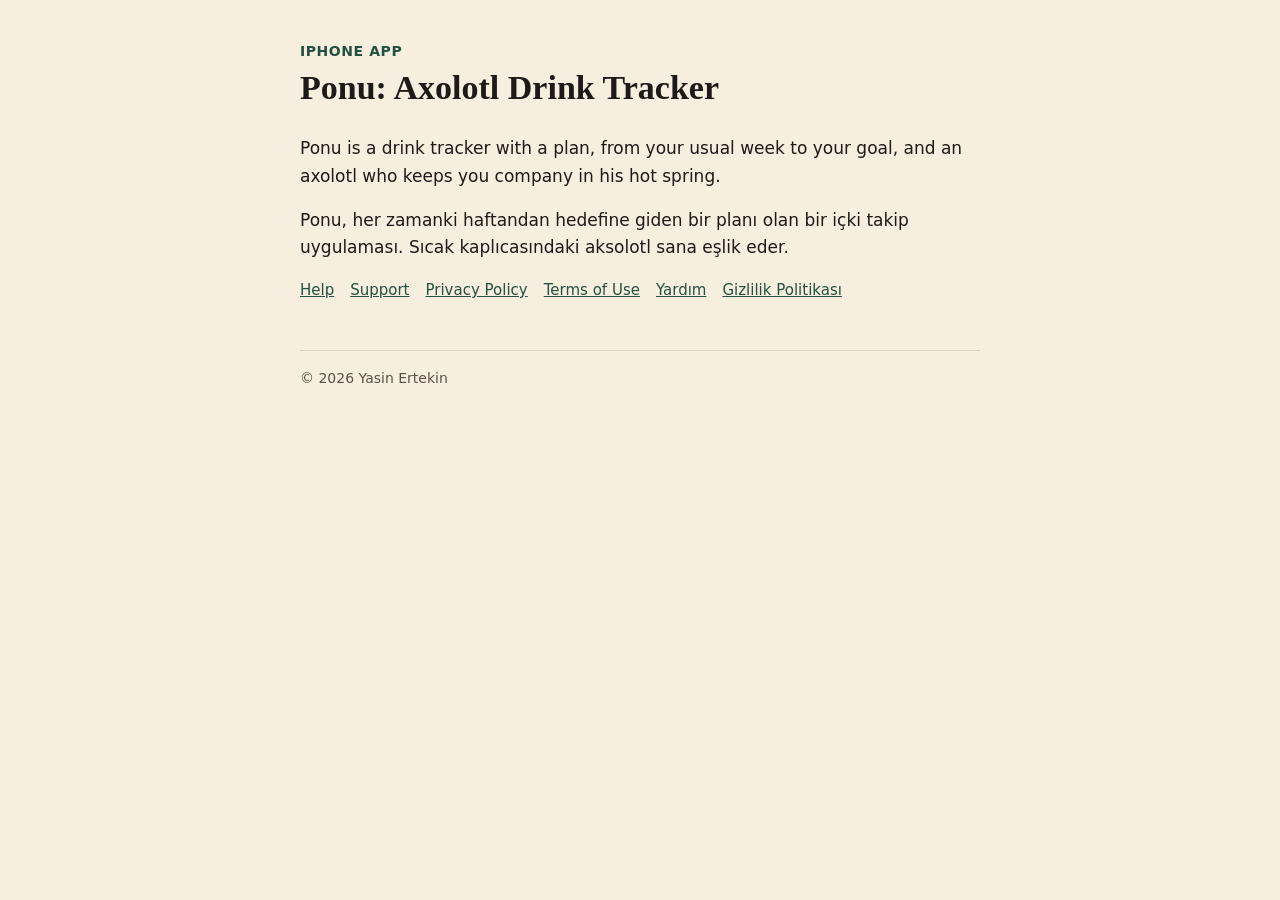
<file: index.html>
<!doctype html>
<html lang="en">
<head>
<meta charset="utf-8">
<meta name="viewport" content="width=device-width, initial-scale=1, viewport-fit=cover">
<title>Ponu: Axolotl Drink Tracker</title>
<link rel="stylesheet" href="style.css">
</head>
<body>
<main>
<header>
  <div class="app">iPhone app</div>
  <h1>Ponu: Axolotl Drink Tracker</h1>
</header>
<p>Ponu is a drink tracker with a plan, from your usual week to your goal, and an axolotl who keeps you company in his hot spring.</p>
<p lang="tr">Ponu, her zamanki haftandan hedefine giden bir planı olan bir içki takip uygulaması. Sıcak kaplıcasındaki aksolotl sana eşlik eder.</p>
<nav>
  <a href="help.html">Help</a>
  <a href="support.html">Support</a>
  <a href="privacy.html">Privacy Policy</a>
  <a href="https://www.apple.com/legal/internet-services/itunes/dev/stdeula/">Terms of Use</a><!-- Terms: Apple's standard EULA until our own Terms are live (docs/legal/README.md, O6); then terms.html -->
  <a href="tr/help.html" hreflang="tr">Yardım</a>
  <a href="tr/privacy.html" hreflang="tr">Gizlilik Politikası</a>
</nav>
<footer>© 2026 Yasin Ertekin</footer>
</main>
</body>
</html>
</file>
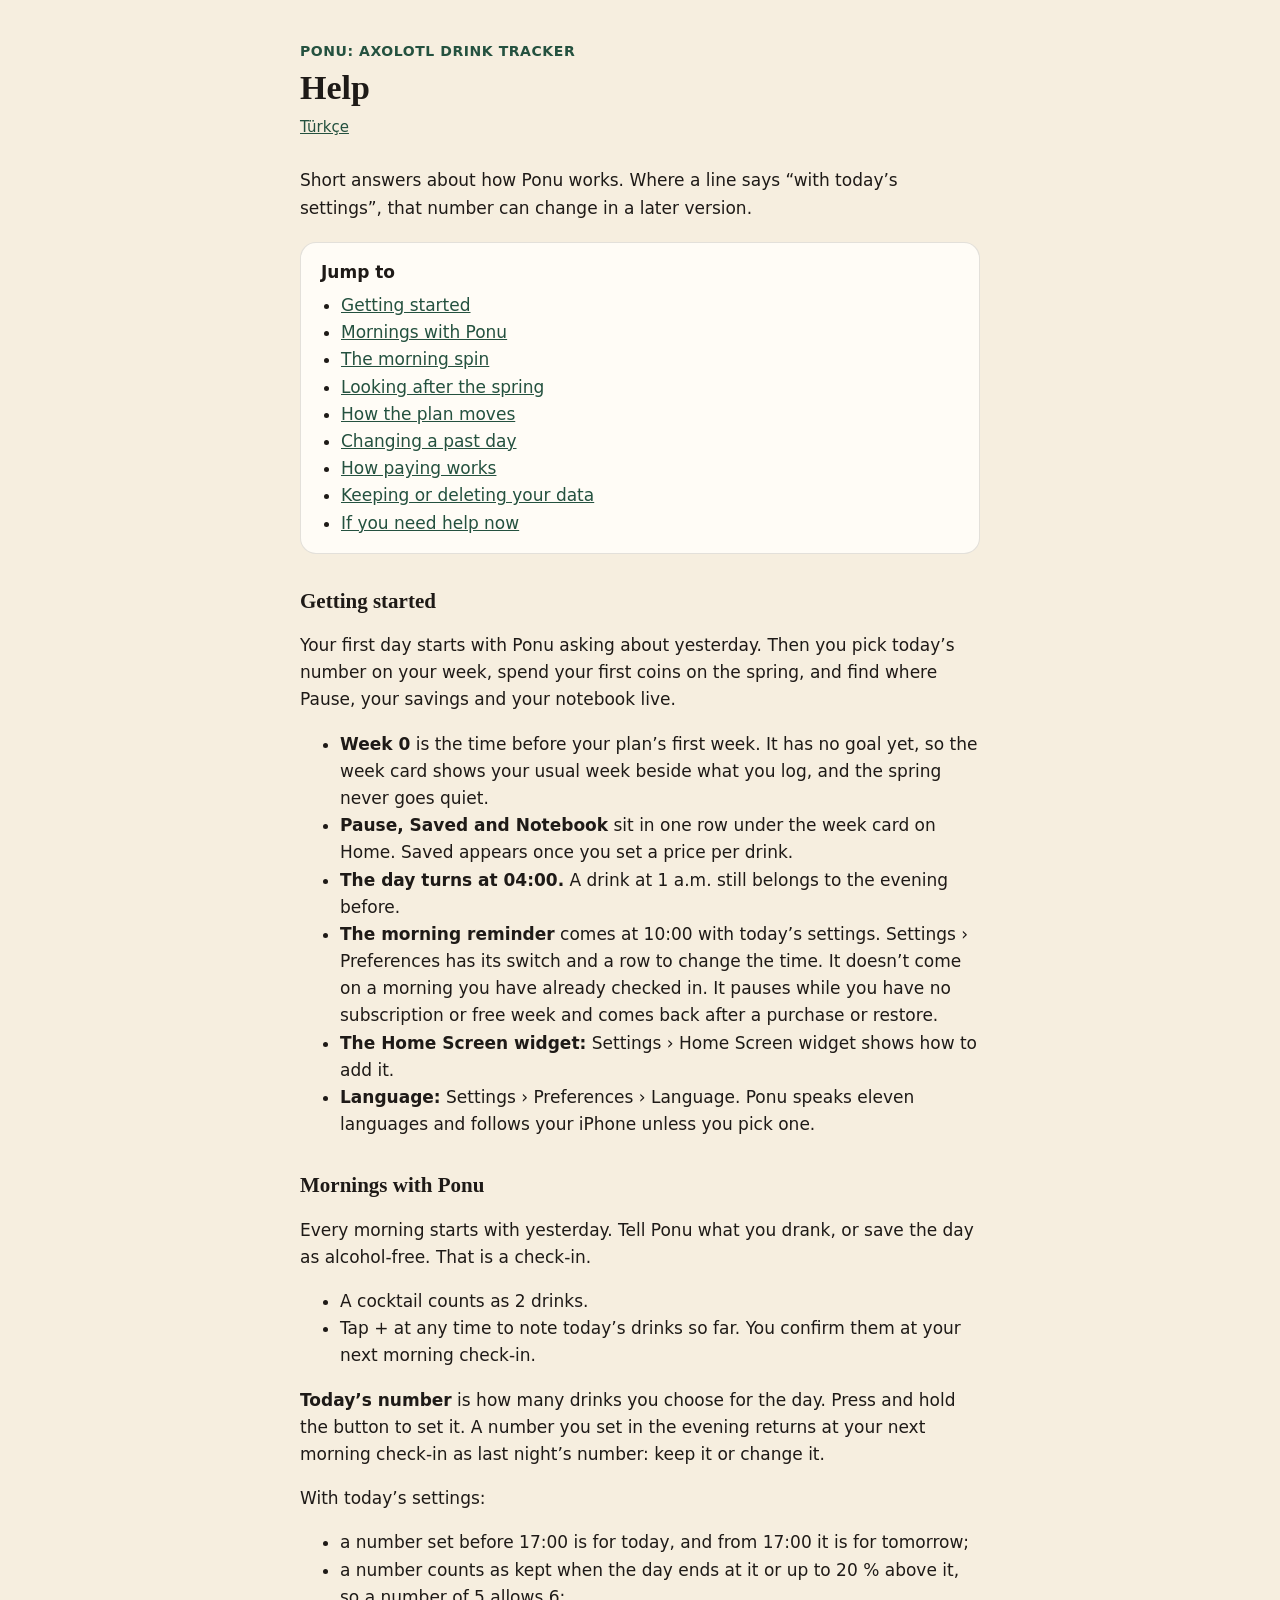
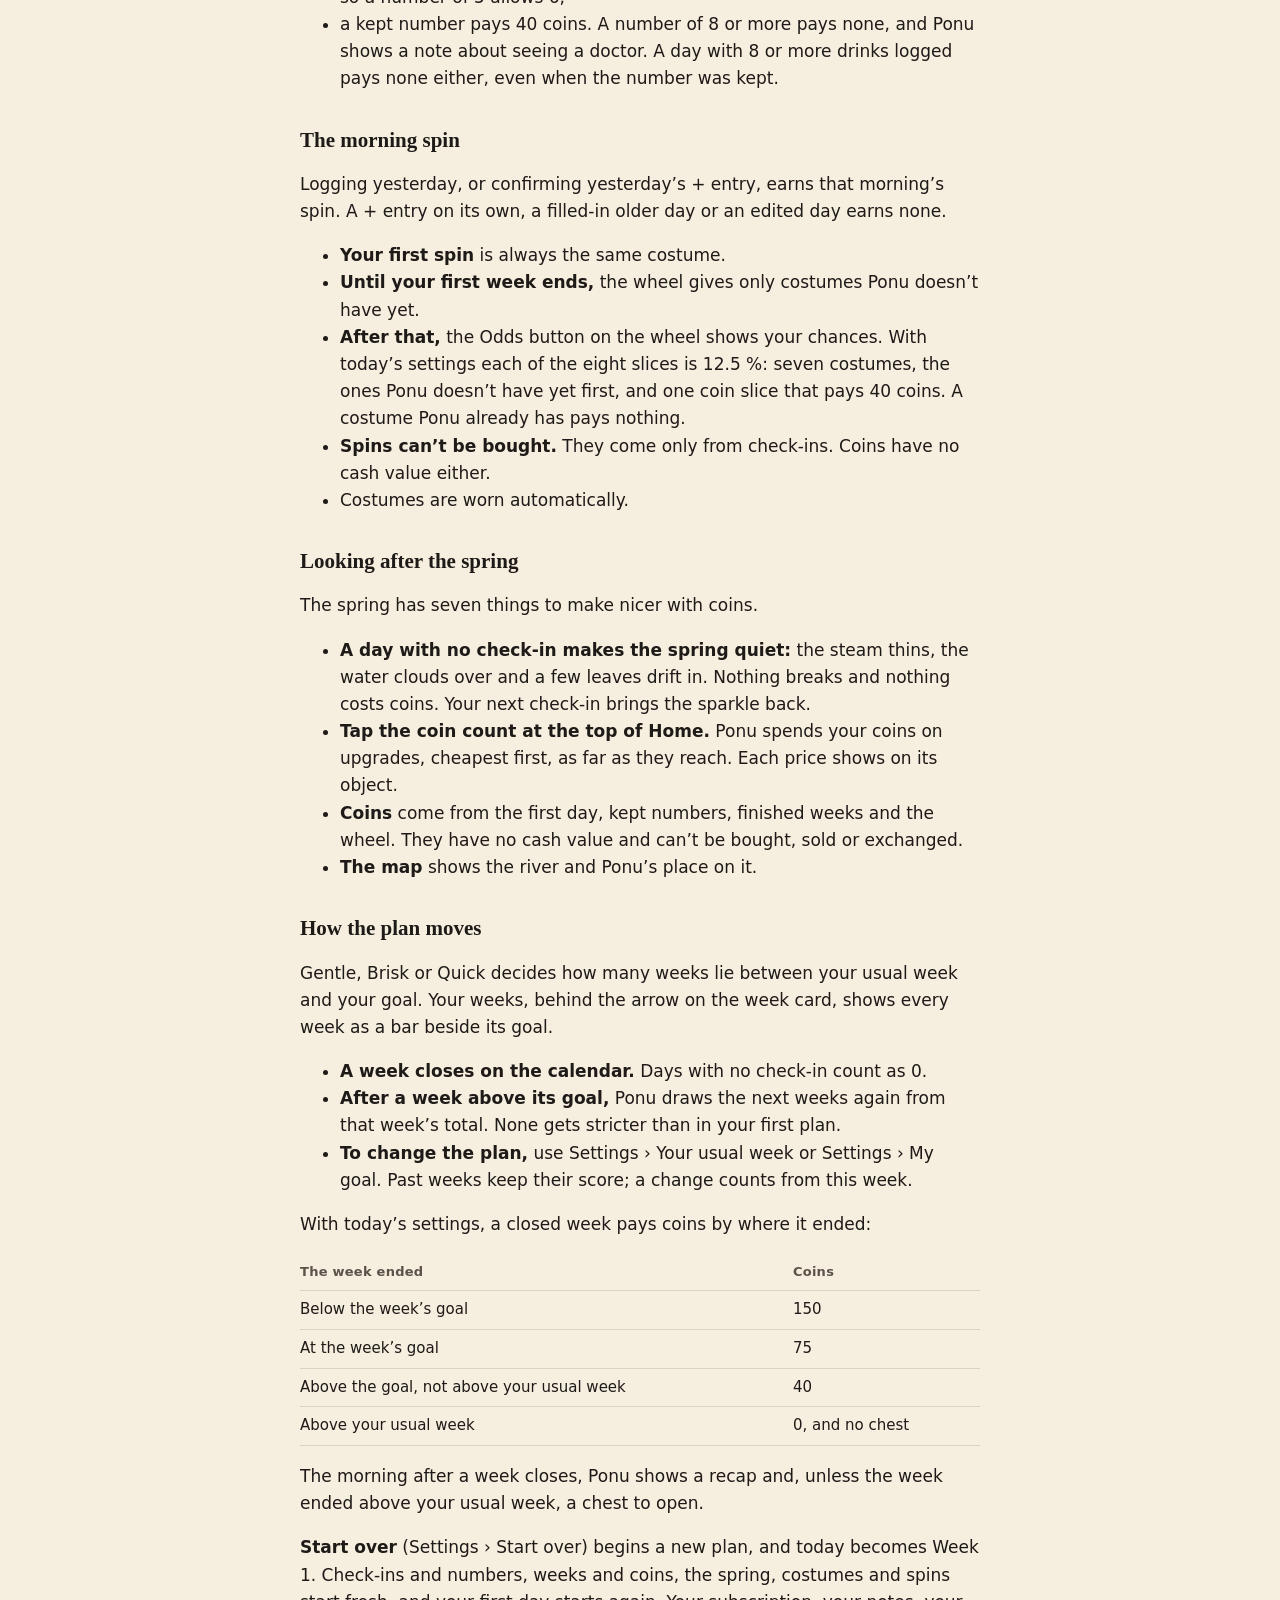
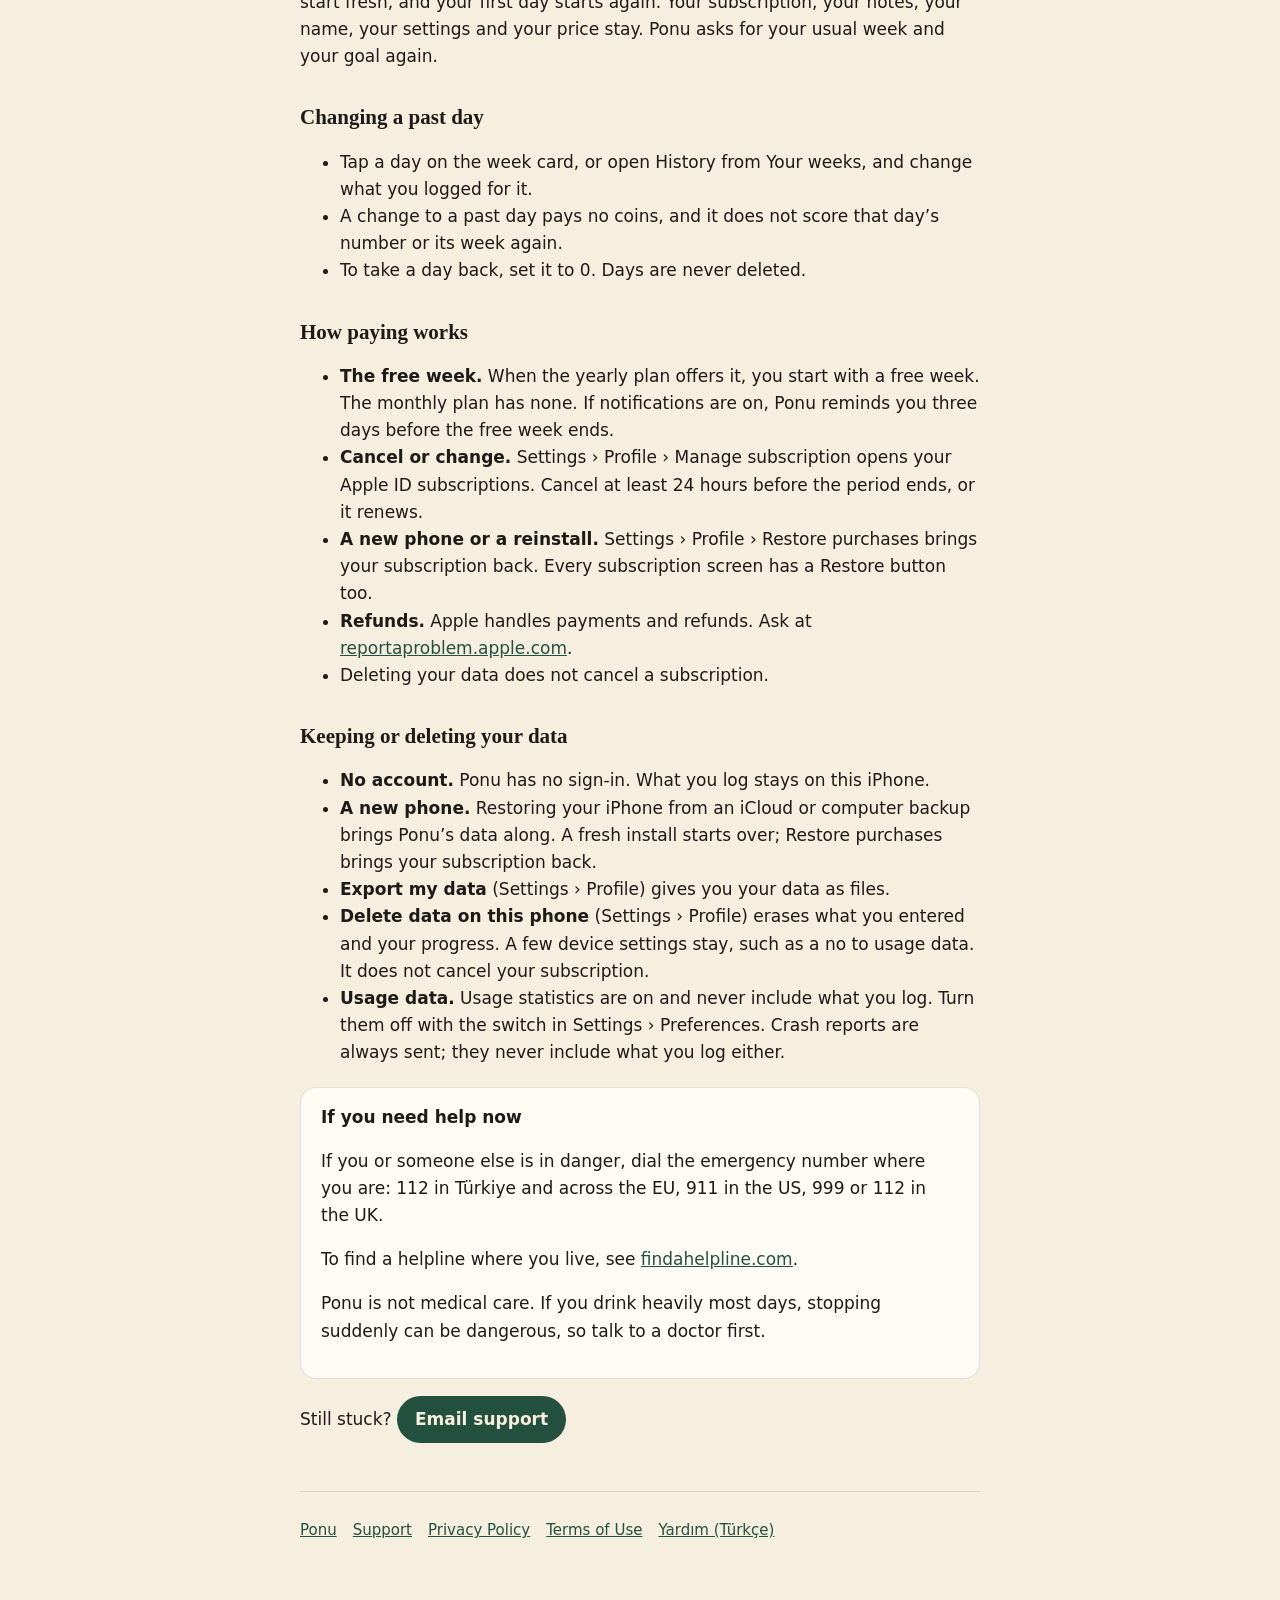
<file: help.html>
<!doctype html>
<html lang="en">
<head>
<meta charset="utf-8">
<meta name="viewport" content="width=device-width, initial-scale=1, viewport-fit=cover">
<title>Help · Ponu</title>
<link rel="stylesheet" href="style.css">
</head>
<body>
<main>
<header>
  <div class="app">Ponu: Axolotl Drink Tracker</div>
  <h1>Help</h1>
  <div class="meta"><a href="tr/help.html" hreflang="tr">Türkçe</a></div>
</header>

<p>Short answers about how Ponu works. Where a line says “with today’s settings”, that number can change in a later version.</p>

<div class="summary">
  <strong>Jump to</strong>
  <ul>
    <li><a href="#getting-started">Getting started</a></li>
    <li><a href="#mornings">Mornings with Ponu</a></li>
    <li><a href="#wheel">The morning spin</a></li>
    <li><a href="#spring">Looking after the spring</a></li>
    <li><a href="#plan">How the plan moves</a></li>
    <li><a href="#past-days">Changing a past day</a></li>
    <li><a href="#subscription">How paying works</a></li>
    <li><a href="#backup">Keeping or deleting your data</a></li>
    <li><a href="#need-help">If you need help now</a></li>
  </ul>
</div>

<h2 id="getting-started">Getting started</h2>
<p>Your first day starts with Ponu asking about yesterday. Then you pick today’s number on your week, spend your first coins on the spring, and find where Pause, your savings and your notebook live.</p>
<ul>
  <li><strong>Week 0</strong> is the time before your plan’s first week. It has no goal yet, so the week card shows your usual week beside what you log, and the spring never goes quiet.</li>
  <li><strong>Pause, Saved and Notebook</strong> sit in one row under the week card on Home. Saved appears once you set a price per drink.</li>
  <li><strong>The day turns at 04:00.</strong> A drink at 1 a.m. still belongs to the evening before.</li>
  <li><strong>The morning reminder</strong> comes at 10:00 with today’s settings. Settings › Preferences has its switch and a row to change the time. It doesn’t come on a morning you have already checked in. It pauses while you have no subscription or free week and comes back after a purchase or restore.</li>
  <li><strong>The Home Screen widget:</strong> Settings › Home Screen widget shows how to add it.</li>
  <li><strong>Language:</strong> Settings › Preferences › Language. Ponu speaks eleven languages and follows your iPhone unless you pick one.</li>
</ul>

<h2 id="mornings">Mornings with Ponu</h2>
<p>Every morning starts with yesterday. Tell Ponu what you drank, or save the day as alcohol-free. That is a check-in.</p>
<ul>
  <li>A cocktail counts as 2 drinks.</li>
  <li>Tap + at any time to note today’s drinks so far. You confirm them at your next morning check-in.</li>
</ul>
<p><strong>Today’s number</strong> is how many drinks you choose for the day. Press and hold the button to set it. A number you set in the evening returns at your next morning check-in as last night’s number: keep it or change it.</p>
<p>With today’s settings:</p>
<ul>
  <li>a number set before 17:00 is for today, and from 17:00 it is for tomorrow;</li>
  <li>a number counts as kept when the day ends at it or up to 20 % above it, so a number of 5 allows 6;</li>
  <li>a kept number pays 40 coins. A number of 8 or more pays none, and Ponu shows a note about seeing a doctor. A day with 8 or more drinks logged pays none either, even when the number was kept.</li>
</ul>

<h2 id="wheel">The morning spin</h2>
<p>Logging yesterday, or confirming yesterday’s + entry, earns that morning’s spin. A + entry on its own, a filled-in older day or an edited day earns none.</p>
<ul>
  <li><strong>Your first spin</strong> is always the same costume.</li>
  <li><strong>Until your first week ends,</strong> the wheel gives only costumes Ponu doesn’t have yet.</li>
  <li><strong>After that,</strong> the Odds button on the wheel shows your chances. With today’s settings each of the eight slices is 12.5 %: seven costumes, the ones Ponu doesn’t have yet first, and one coin slice that pays 40 coins. A costume Ponu already has pays nothing.</li>
  <li><strong>Spins can’t be bought.</strong> They come only from check-ins. Coins have no cash value either.</li>
  <li>Costumes are worn automatically.</li>
</ul>

<h2 id="spring">Looking after the spring</h2>
<p>The spring has seven things to make nicer with coins.</p>
<ul>
  <li><strong>A day with no check-in makes the spring quiet:</strong> the steam thins, the water clouds over and a few leaves drift in. Nothing breaks and nothing costs coins. Your next check-in brings the sparkle back.</li>
  <li><strong>Tap the coin count at the top of Home.</strong> Ponu spends your coins on upgrades, cheapest first, as far as they reach. Each price shows on its object.</li>
  <li><strong>Coins</strong> come from the first day, kept numbers, finished weeks and the wheel. They have no cash value and can’t be bought, sold or exchanged.</li>
  <li><strong>The map</strong> shows the river and Ponu’s place on it.</li>
</ul>

<h2 id="plan">How the plan moves</h2>
<p>Gentle, Brisk or Quick decides how many weeks lie between your usual week and your goal. Your weeks, behind the arrow on the week card, shows every week as a bar beside its goal.</p>
<ul>
  <li><strong>A week closes on the calendar.</strong> Days with no check-in count as 0.</li>
  <li><strong>After a week above its goal,</strong> Ponu draws the next weeks again from that week’s total. None gets stricter than in your first plan.</li>
  <li><strong>To change the plan,</strong> use Settings › Your usual week or Settings › My goal. Past weeks keep their score; a change counts from this week.</li>
</ul>
<p>With today’s settings, a closed week pays coins by where it ended:</p>
<div class="table-wrap">
<table>
  <tr><th>The week ended</th><th>Coins</th></tr>
  <tr><td>Below the week’s goal</td><td>150</td></tr>
  <tr><td>At the week’s goal</td><td>75</td></tr>
  <tr><td>Above the goal, not above your usual week</td><td>40</td></tr>
  <tr><td>Above your usual week</td><td>0, and no chest</td></tr>
</table>
</div>
<p>The morning after a week closes, Ponu shows a recap and, unless the week ended above your usual week, a chest to open.</p>
<p><strong>Start over</strong> (Settings › Start over) begins a new plan, and today becomes Week 1. Check-ins and numbers, weeks and coins, the spring, costumes and spins start fresh, and your first day starts again. Your subscription, your notes, your name, your settings and your price stay. Ponu asks for your usual week and your goal again.</p>

<h2 id="past-days">Changing a past day</h2>
<ul>
  <li>Tap a day on the week card, or open History from Your weeks, and change what you logged for it.</li>
  <li>A change to a past day pays no coins, and it does not score that day’s number or its week again.</li>
  <li>To take a day back, set it to 0. Days are never deleted.</li>
</ul>

<h2 id="subscription">How paying works</h2>
<ul>
  <li><strong>The free week.</strong> When the yearly plan offers it, you start with a free week. The monthly plan has none. If notifications are on, Ponu reminds you three days before the free week ends.</li>
  <li><strong>Cancel or change.</strong> Settings › Profile › Manage subscription opens your Apple ID subscriptions. Cancel at least 24 hours before the period ends, or it renews.</li>
  <li><strong>A new phone or a reinstall.</strong> Settings › Profile › Restore purchases brings your subscription back. Every subscription screen has a Restore button too.</li>
  <li><strong>Refunds.</strong> Apple handles payments and refunds. Ask at <a href="https://reportaproblem.apple.com">reportaproblem.apple.com</a>.</li>
  <li>Deleting your data does not cancel a subscription.</li>
</ul>

<h2 id="backup">Keeping or deleting your data</h2>
<ul>
  <li><strong>No account.</strong> Ponu has no sign-in. What you log stays on this iPhone.</li>
  <li><strong>A new phone.</strong> Restoring your iPhone from an iCloud or computer backup brings Ponu’s data along. A fresh install starts over; Restore purchases brings your subscription back.</li>
  <li><strong>Export my data</strong> (Settings › Profile) gives you your data as files.</li>
  <li><strong>Delete data on this phone</strong> (Settings › Profile) erases what you entered and your progress. A few device settings stay, such as a no to usage data. It does not cancel your subscription.</li>
  <li><strong>Usage data.</strong> Usage statistics are on and never include what you log. Turn them off with the switch in Settings › Preferences. Crash reports are always sent; they never include what you log either.</li>
</ul>

<div class="summary" id="need-help">
  <strong>If you need help now</strong>
  <p>If you or someone else is in danger, dial the emergency number where you are: 112 in Türkiye and across the EU, 911 in the US, 999 or 112 in the UK.</p>
  <p>To find a helpline where you live, see <a href="https://findahelpline.com">findahelpline.com</a>.</p>
  <p>Ponu is not medical care. If you drink heavily most days, stopping suddenly can be dangerous, so talk to a doctor first.</p>
</div>

<p>Still stuck? <a class="button" href="mailto:yasinertekinn@outlook.com">Email support</a></p>

<footer>
  <nav><a href="index.html">Ponu</a><a href="support.html">Support</a><a href="privacy.html">Privacy Policy</a><a href="https://www.apple.com/legal/internet-services/itunes/dev/stdeula/">Terms of Use</a><!-- Terms: Apple's standard EULA until our own Terms are live (docs/legal/README.md, O6); then terms.html --><a href="tr/help.html" hreflang="tr">Yardım (Türkçe)</a></nav>
</footer>
</main>
</body>
</html>
</file>
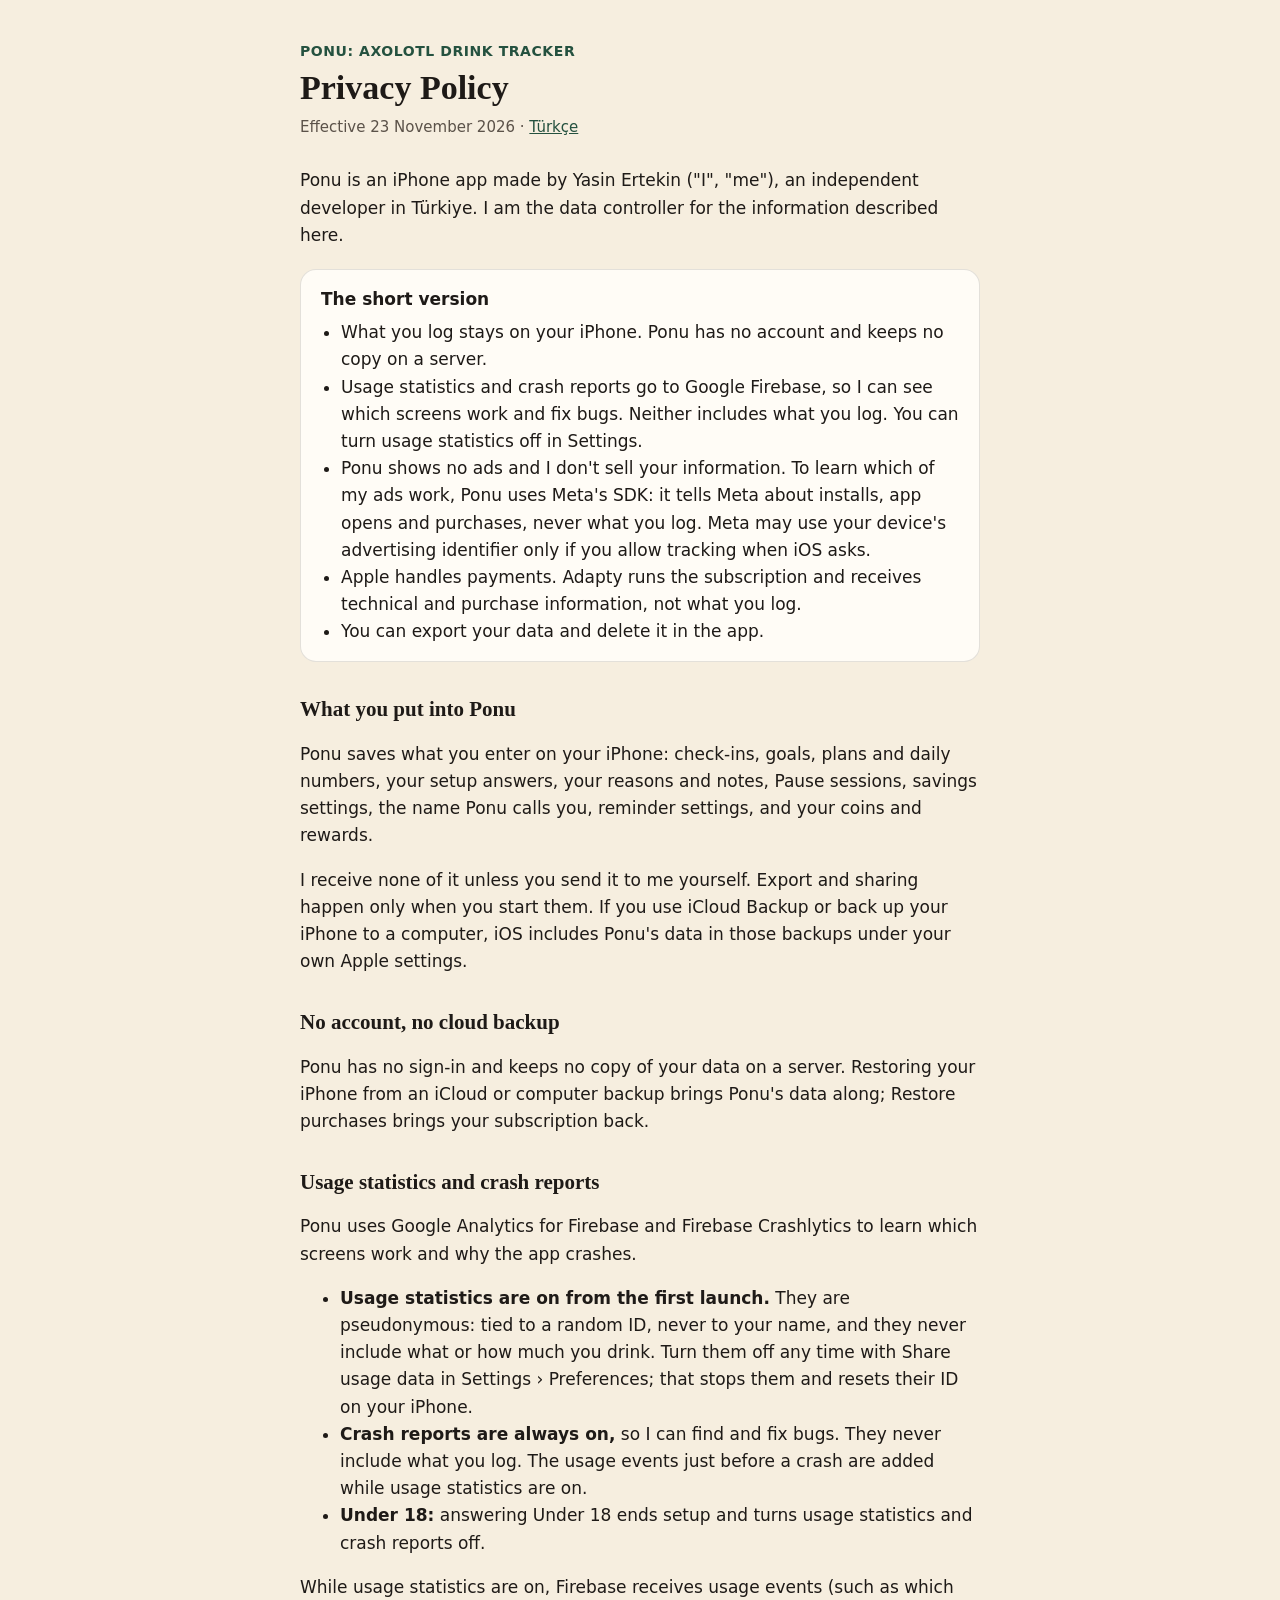
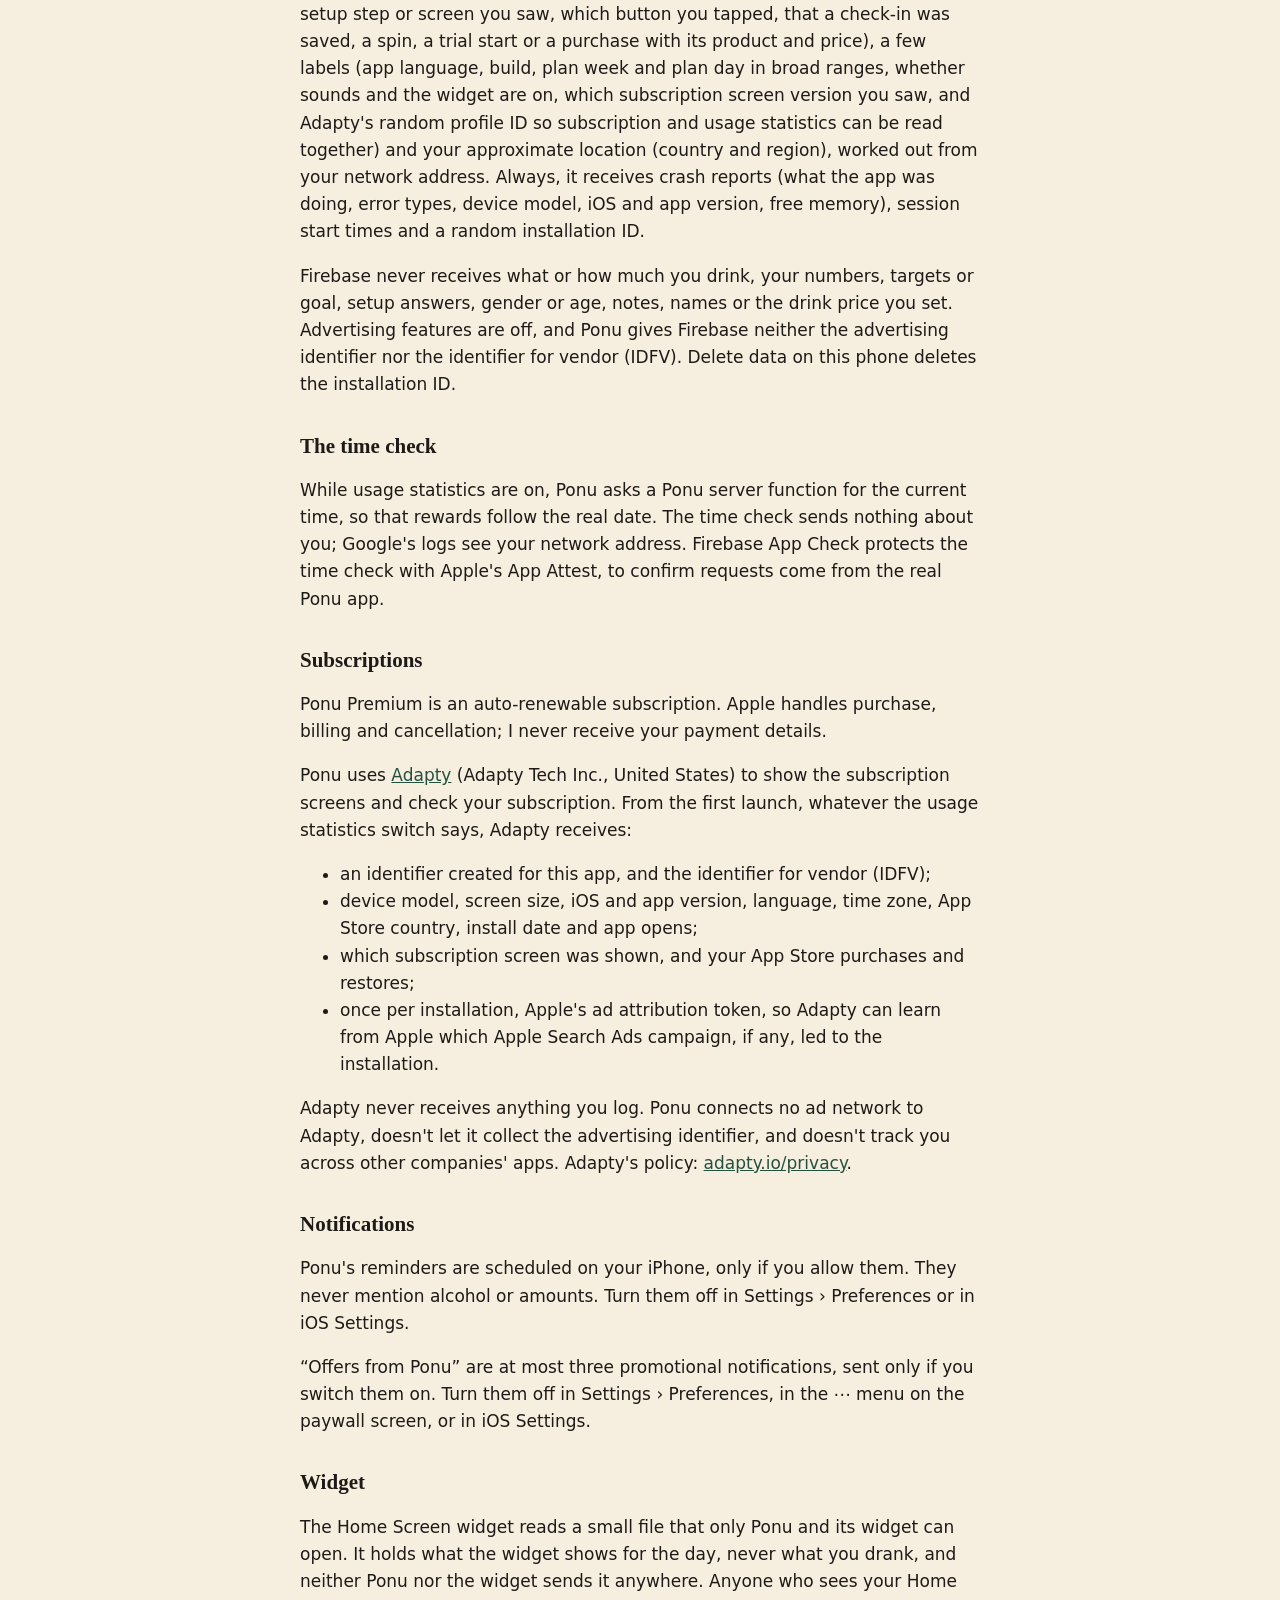
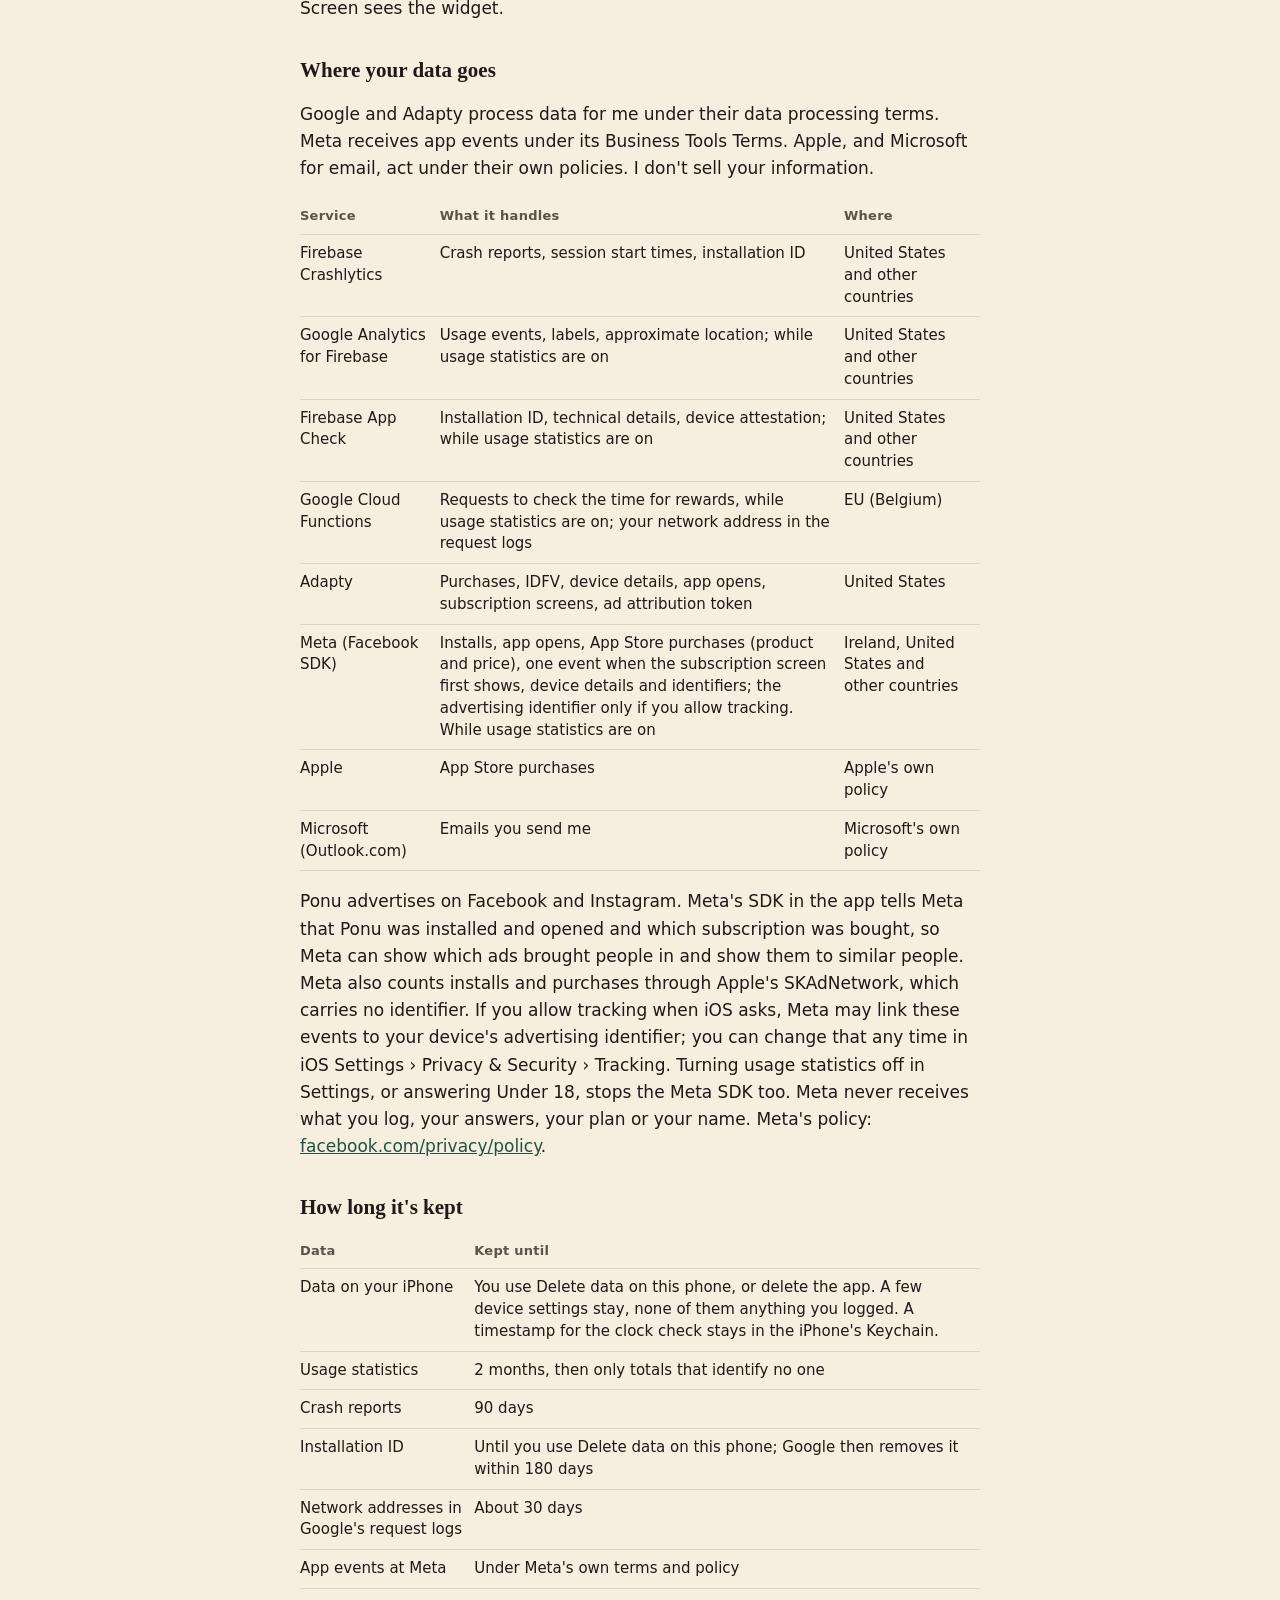
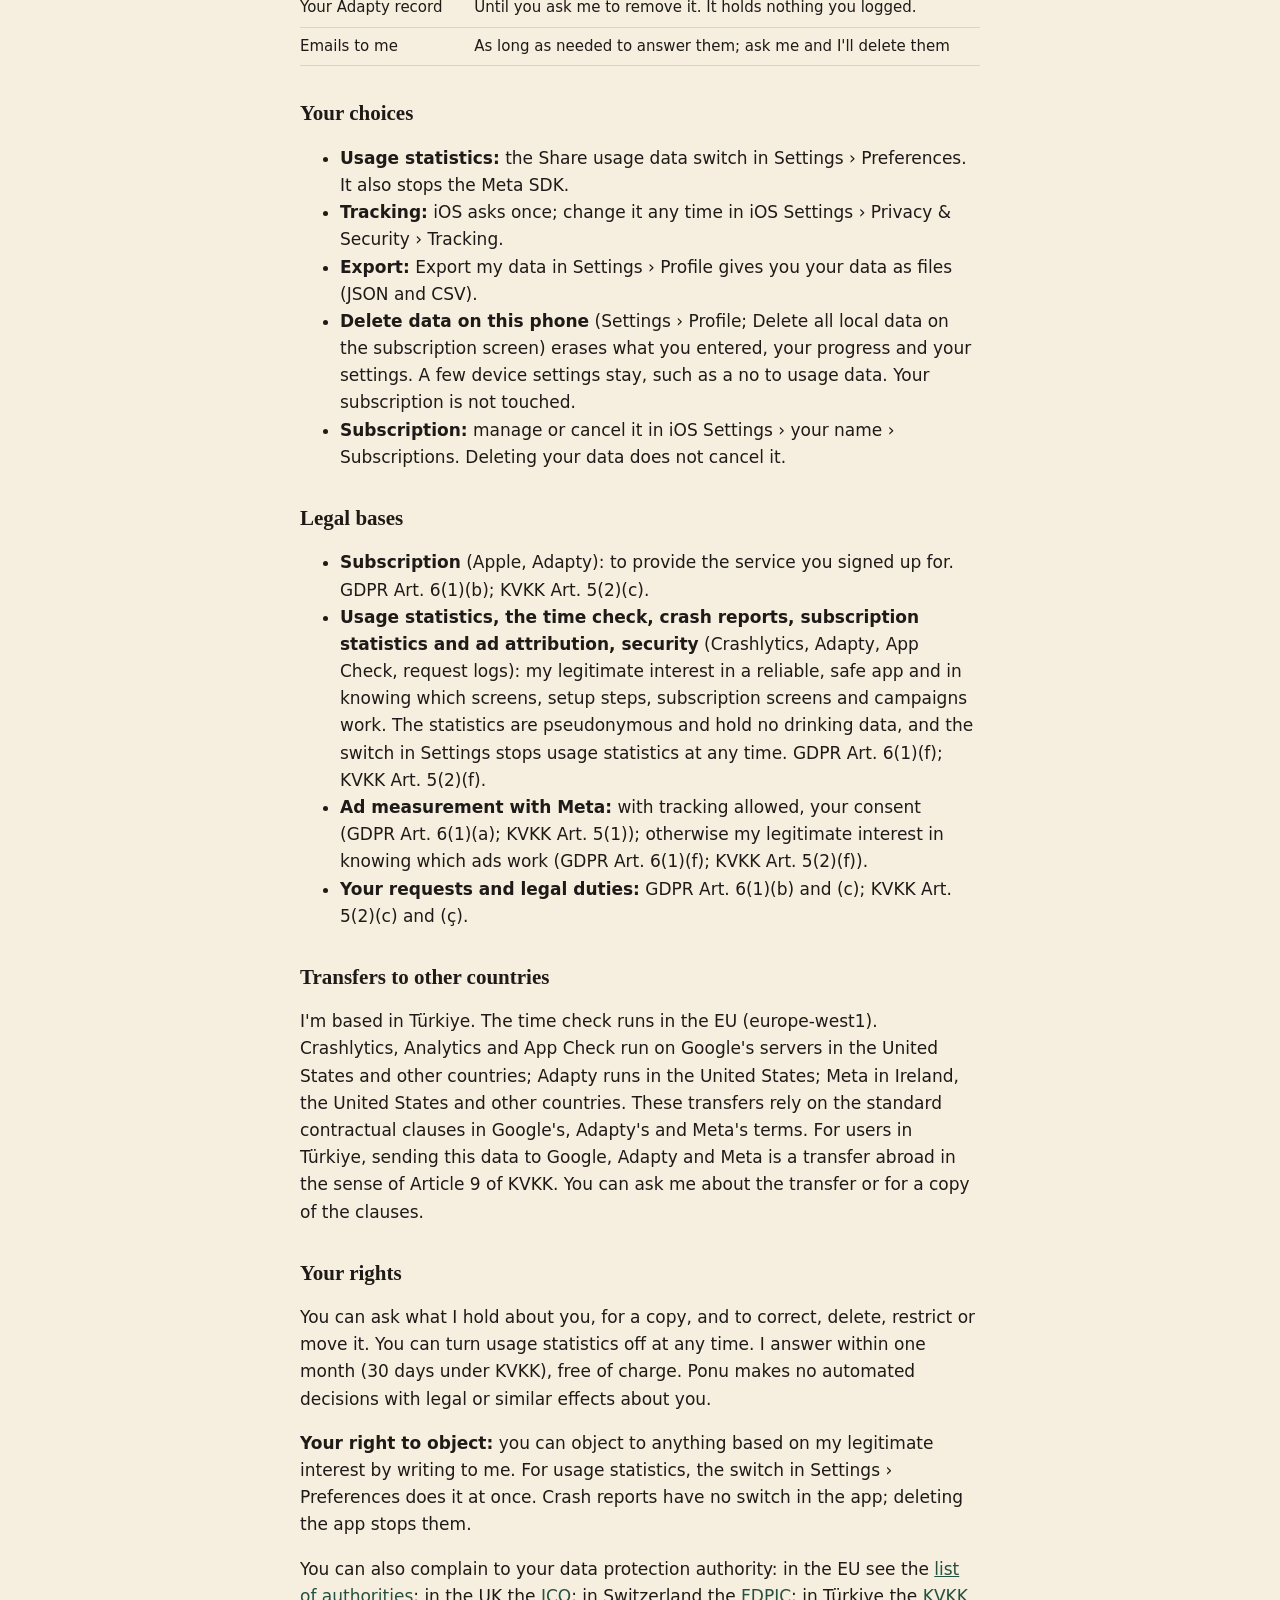
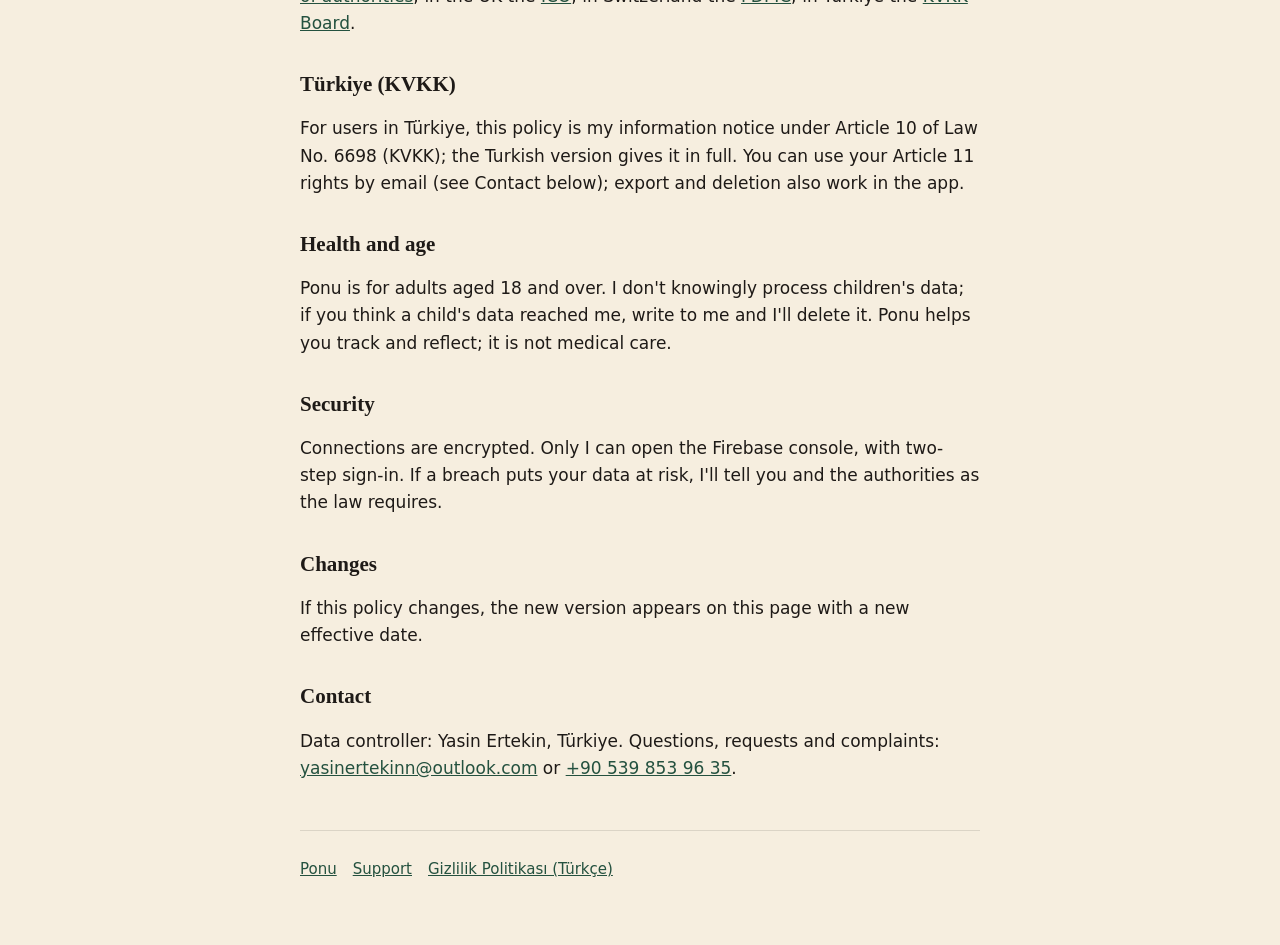
<file: privacy.html>
<!doctype html>
<html lang="en">
<head>
<meta charset="utf-8">
<meta name="viewport" content="width=device-width, initial-scale=1, viewport-fit=cover">
<title>Privacy Policy · Ponu</title>
<link rel="stylesheet" href="style.css">
</head>
<body>
<main>
<header>
  <div class="app">Ponu: Axolotl Drink Tracker</div>
  <h1>Privacy Policy</h1>
  <div class="meta">Effective 23 November 2026 · <a href="tr/privacy.html" hreflang="tr">Türkçe</a></div>
</header>

<p>Ponu is an iPhone app made by Yasin Ertekin ("I", "me"), an independent developer in Türkiye. I am the data controller for the information described here.</p>

<div class="summary">
  <strong>The short version</strong>
  <ul>
    <li>What you log stays on your iPhone. Ponu has no account and keeps no copy on a server.</li>
    <li>Usage statistics and crash reports go to Google Firebase, so I can see which screens work and fix bugs. Neither includes what you log. You can turn usage statistics off in Settings.</li>
    <li>Ponu shows no ads and I don't sell your information. To learn which of my ads work, Ponu uses Meta's SDK: it tells Meta about installs, app opens and purchases, never what you log. Meta may use your device's advertising identifier only if you allow tracking when iOS asks.</li>
    <li>Apple handles payments. Adapty runs the subscription and receives technical and purchase information, not what you log.</li>
    <li>You can export your data and delete it in the app.</li>
  </ul>
</div>

<h2 id="on-device">What you put into Ponu</h2>
<p>Ponu saves what you enter on your iPhone: check-ins, goals, plans and daily numbers, your setup answers, your reasons and notes, Pause sessions, savings settings, the name Ponu calls you, reminder settings, and your coins and rewards.</p>
<p>I receive none of it unless you send it to me yourself. Export and sharing happen only when you start them. If you use iCloud Backup or back up your iPhone to a computer, iOS includes Ponu's data in those backups under your own Apple settings.</p>

<h2 id="backup">No account, no cloud backup</h2>
<p id="account">Ponu has no sign-in and keeps no copy of your data on a server. Restoring your iPhone from an iCloud or computer backup brings Ponu's data along; Restore purchases brings your subscription back.</p>

<h2 id="analytics">Usage statistics and crash reports</h2>
<p>Ponu uses Google Analytics for Firebase and Firebase Crashlytics to learn which screens work and why the app crashes.</p>
<ul>
  <li><strong>Usage statistics are on from the first launch.</strong> They are pseudonymous: tied to a random ID, never to your name, and they never include what or how much you drink. Turn them off any time with Share usage data in Settings › Preferences; that stops them and resets their ID on your iPhone.</li>
  <li><strong>Crash reports are always on,</strong> so I can find and fix bugs. They never include what you log. The usage events just before a crash are added while usage statistics are on.</li>
  <li><strong>Under 18:</strong> answering Under 18 ends setup and turns usage statistics and crash reports off.</li>
</ul>
<p>While usage statistics are on, Firebase receives usage events (such as which setup step or screen you saw, which button you tapped, that a check-in was saved, a spin, a trial start or a purchase with its product and price), a few labels (app language, build, plan week and plan day in broad ranges, whether sounds and the widget are on, which subscription screen version you saw, and Adapty's random profile ID so subscription and usage statistics can be read together) and your approximate location (country and region), worked out from your network address. Always, it receives crash reports (what the app was doing, error types, device model, iOS and app version, free memory), session start times and a random installation ID.</p>
<p>Firebase never receives what or how much you drink, your numbers, targets or goal, setup answers, gender or age, notes, names or the drink price you set. Advertising features are off, and Ponu gives Firebase neither the advertising identifier nor the identifier for vendor (IDFV). Delete data on this phone deletes the installation ID.</p>

<h2 id="settings-security">The time check</h2>
<p>While usage statistics are on, Ponu asks a Ponu server function for the current time, so that rewards follow the real date. The time check sends nothing about you; Google's logs see your network address. Firebase App Check protects the time check with Apple's App Attest, to confirm requests come from the real Ponu app.</p>

<h2 id="subscriptions">Subscriptions</h2>
<p>Ponu Premium is an auto-renewable subscription. Apple handles purchase, billing and cancellation; I never receive your payment details.</p>
<p>Ponu uses <a href="https://adapty.io">Adapty</a> (Adapty Tech Inc., United States) to show the subscription screens and check your subscription. From the first launch, whatever the usage statistics switch says, Adapty receives:</p>
<ul>
  <li>an identifier created for this app, and the identifier for vendor (IDFV);</li>
  <li>device model, screen size, iOS and app version, language, time zone, App Store country, install date and app opens;</li>
  <li>which subscription screen was shown, and your App Store purchases and restores;</li>
  <li>once per installation, Apple's ad attribution token, so Adapty can learn from Apple which Apple Search Ads campaign, if any, led to the installation.</li>
</ul>
<p>Adapty never receives anything you log. Ponu connects no ad network to Adapty, doesn't let it collect the advertising identifier, and doesn't track you across other companies' apps. Adapty's policy: <a href="https://adapty.io/privacy/">adapty.io/privacy</a>.</p>

<h2 id="notifications">Notifications</h2>
<p>Ponu's reminders are scheduled on your iPhone, only if you allow them. They never mention alcohol or amounts. Turn them off in Settings › Preferences or in iOS Settings.</p>
<p>“Offers from Ponu” are at most three promotional notifications, sent only if you switch them on. Turn them off in Settings › Preferences, in the ⋯ menu on the paywall screen, or in iOS Settings.</p>

<h2 id="widget">Widget</h2>
<p>The Home Screen widget reads a small file that only Ponu and its widget can open. It holds what the widget shows for the day, never what you drank, and neither Ponu nor the widget sends it anywhere. Anyone who sees your Home Screen sees the widget.</p>

<h2 id="where">Where your data goes</h2>
<p>Google and Adapty process data for me under their data processing terms. Meta receives app events under its Business Tools Terms. Apple, and Microsoft for email, act under their own policies. I don't sell your information.</p>
<div class="table-wrap">
<table>
  <thead><tr><th>Service</th><th>What it handles</th><th>Where</th></tr></thead>
  <tbody>
    <tr><td>Firebase Crashlytics</td><td>Crash reports, session start times, installation ID</td><td>United States and other countries</td></tr>
    <tr><td>Google Analytics for Firebase</td><td>Usage events, labels, approximate location; while usage statistics are on</td><td>United States and other countries</td></tr>
    <tr><td>Firebase App Check</td><td>Installation ID, technical details, device attestation; while usage statistics are on</td><td>United States and other countries</td></tr>
    <tr><td>Google Cloud Functions</td><td>Requests to check the time for rewards, while usage statistics are on; your network address in the request logs</td><td>EU (Belgium)</td></tr>
    <tr><td>Adapty</td><td>Purchases, IDFV, device details, app opens, subscription screens, ad attribution token</td><td>United States</td></tr>
    <tr><td>Meta (Facebook SDK)</td><td>Installs, app opens, App Store purchases (product and price), one event when the subscription screen first shows, device details and identifiers; the advertising identifier only if you allow tracking. While usage statistics are on</td><td>Ireland, United States and other countries</td></tr>
    <tr><td>Apple</td><td>App Store purchases</td><td>Apple's own policy</td></tr>
    <tr><td>Microsoft (Outlook.com)</td><td>Emails you send me</td><td>Microsoft's own policy</td></tr>
  </tbody>
</table>
</div>

<p>Ponu advertises on Facebook and Instagram. Meta's SDK in the app tells Meta that Ponu was installed and opened and which subscription was bought, so Meta can show which ads brought people in and show them to similar people. Meta also counts installs and purchases through Apple's SKAdNetwork, which carries no identifier. If you allow tracking when iOS asks, Meta may link these events to your device's advertising identifier; you can change that any time in iOS Settings › Privacy &amp; Security › Tracking. Turning usage statistics off in Settings, or answering Under 18, stops the Meta SDK too. Meta never receives what you log, your answers, your plan or your name. Meta's policy: <a href="https://www.facebook.com/privacy/policy/">facebook.com/privacy/policy</a>.</p>

<h2 id="retention">How long it's kept</h2>
<div class="table-wrap">
<table>
  <thead><tr><th>Data</th><th>Kept until</th></tr></thead>
  <tbody>
    <tr><td>Data on your iPhone</td><td>You use Delete data on this phone, or delete the app. A few device settings stay, none of them anything you logged. A timestamp for the clock check stays in the iPhone's Keychain.</td></tr>
    <tr><td>Usage statistics</td><td>2 months, then only totals that identify no one</td></tr>
    <tr><td>Crash reports</td><td>90 days</td></tr>
    <tr><td>Installation ID</td><td>Until you use Delete data on this phone; Google then removes it within 180 days</td></tr>
    <tr><td>Network addresses in Google's request logs</td><td>About 30 days</td></tr>
    <tr><td>App events at Meta</td><td>Under Meta's own terms and policy</td></tr>
    <tr><td>Your Adapty record</td><td>Until you ask me to remove it. It holds nothing you logged.</td></tr>
    <tr><td>Emails to me</td><td>As long as needed to answer them; ask me and I'll delete them</td></tr>
  </tbody>
</table>
</div>

<h2 id="choices">Your choices</h2>
<ul>
  <li><strong>Usage statistics:</strong> the Share usage data switch in Settings › Preferences. It also stops the Meta SDK.</li>
  <li><strong>Tracking:</strong> iOS asks once; change it any time in iOS Settings › Privacy &amp; Security › Tracking.</li>
  <li><strong>Export:</strong> Export my data in Settings › Profile gives you your data as files (JSON and CSV).</li>
  <li><strong>Delete data on this phone</strong> (Settings › Profile; Delete all local data on the subscription screen) erases what you entered, your progress and your settings. A few device settings stay, such as a no to usage data. Your subscription is not touched.</li>
  <li><strong>Subscription:</strong> manage or cancel it in iOS Settings › your name › Subscriptions. Deleting your data does not cancel it.</li>
</ul>

<h2 id="legal-bases">Legal bases</h2>
<ul>
  <li><strong>Subscription</strong> (Apple, Adapty): to provide the service you signed up for. GDPR Art. 6(1)(b); KVKK Art. 5(2)(c).</li>
  <li><strong>Usage statistics, the time check, crash reports, subscription statistics and ad attribution, security</strong> (Crashlytics, Adapty, App Check, request logs): my legitimate interest in a reliable, safe app and in knowing which screens, setup steps, subscription screens and campaigns work. The statistics are pseudonymous and hold no drinking data, and the switch in Settings stops usage statistics at any time. GDPR Art. 6(1)(f); KVKK Art. 5(2)(f).</li>
  <li><strong>Ad measurement with Meta:</strong> with tracking allowed, your consent (GDPR Art. 6(1)(a); KVKK Art. 5(1)); otherwise my legitimate interest in knowing which ads work (GDPR Art. 6(1)(f); KVKK Art. 5(2)(f)).</li>
  <li><strong>Your requests and legal duties:</strong> GDPR Art. 6(1)(b) and (c); KVKK Art. 5(2)(c) and (ç).</li>
</ul>

<h2 id="transfers">Transfers to other countries</h2>
<p>I'm based in Türkiye. The time check runs in the EU (europe-west1). Crashlytics, Analytics and App Check run on Google's servers in the United States and other countries; Adapty runs in the United States; Meta in Ireland, the United States and other countries. These transfers rely on the standard contractual clauses in Google's, Adapty's and Meta's terms. For users in Türkiye, sending this data to Google, Adapty and Meta is a transfer abroad in the sense of Article 9 of KVKK. You can ask me about the transfer or for a copy of the clauses.</p>

<h2 id="rights">Your rights</h2>
<p>You can ask what I hold about you, for a copy, and to correct, delete, restrict or move it. You can turn usage statistics off at any time. I answer within one month (30 days under KVKK), free of charge. Ponu makes no automated decisions with legal or similar effects about you.</p>
<p><strong>Your right to object:</strong> you can object to anything based on my legitimate interest by writing to me. For usage statistics, the switch in Settings › Preferences does it at once. Crash reports have no switch in the app; deleting the app stops them.</p>
<p>You can also complain to your data protection authority: in the EU see the <a href="https://www.edpb.europa.eu/about-edpb/about-edpb/members_en">list of authorities</a>; in the UK the <a href="https://ico.org.uk/make-a-complaint/">ICO</a>; in Switzerland the <a href="https://www.edoeb.admin.ch">FDPIC</a>; in Türkiye the <a href="https://www.kvkk.gov.tr">KVKK Board</a>.</p>

<h2 id="kvkk">Türkiye (KVKK)</h2>
<p>For users in Türkiye, this policy is my information notice under Article 10 of Law No. 6698 (KVKK); the Turkish version gives it in full. You can use your Article 11 rights by email (see Contact below); export and deletion also work in the app.</p>

<h2 id="health-age">Health and age</h2>
<p>Ponu is for adults aged 18 and over. I don't knowingly process children's data; if you think a child's data reached me, write to me and I'll delete it. Ponu helps you track and reflect; it is not medical care.</p>

<h2 id="security">Security</h2>
<p>Connections are encrypted. Only I can open the Firebase console, with two-step sign-in. If a breach puts your data at risk, I'll tell you and the authorities as the law requires.</p>

<h2 id="changes">Changes</h2>
<p>If this policy changes, the new version appears on this page with a new effective date.</p>

<h2 id="contact">Contact</h2>
<p>Data controller: Yasin Ertekin, Türkiye. Questions, requests and complaints: <a href="mailto:yasinertekinn@outlook.com">yasinertekinn@outlook.com</a> or <a href="tel:+905398539635">+90 539 853 96 35</a>.</p>

<footer>
  <nav><a href="index.html">Ponu</a><a href="support.html">Support</a><a href="tr/privacy.html" hreflang="tr">Gizlilik Politikası (Türkçe)</a></nav>
</footer>
</main>
</body>
</html>
</file>
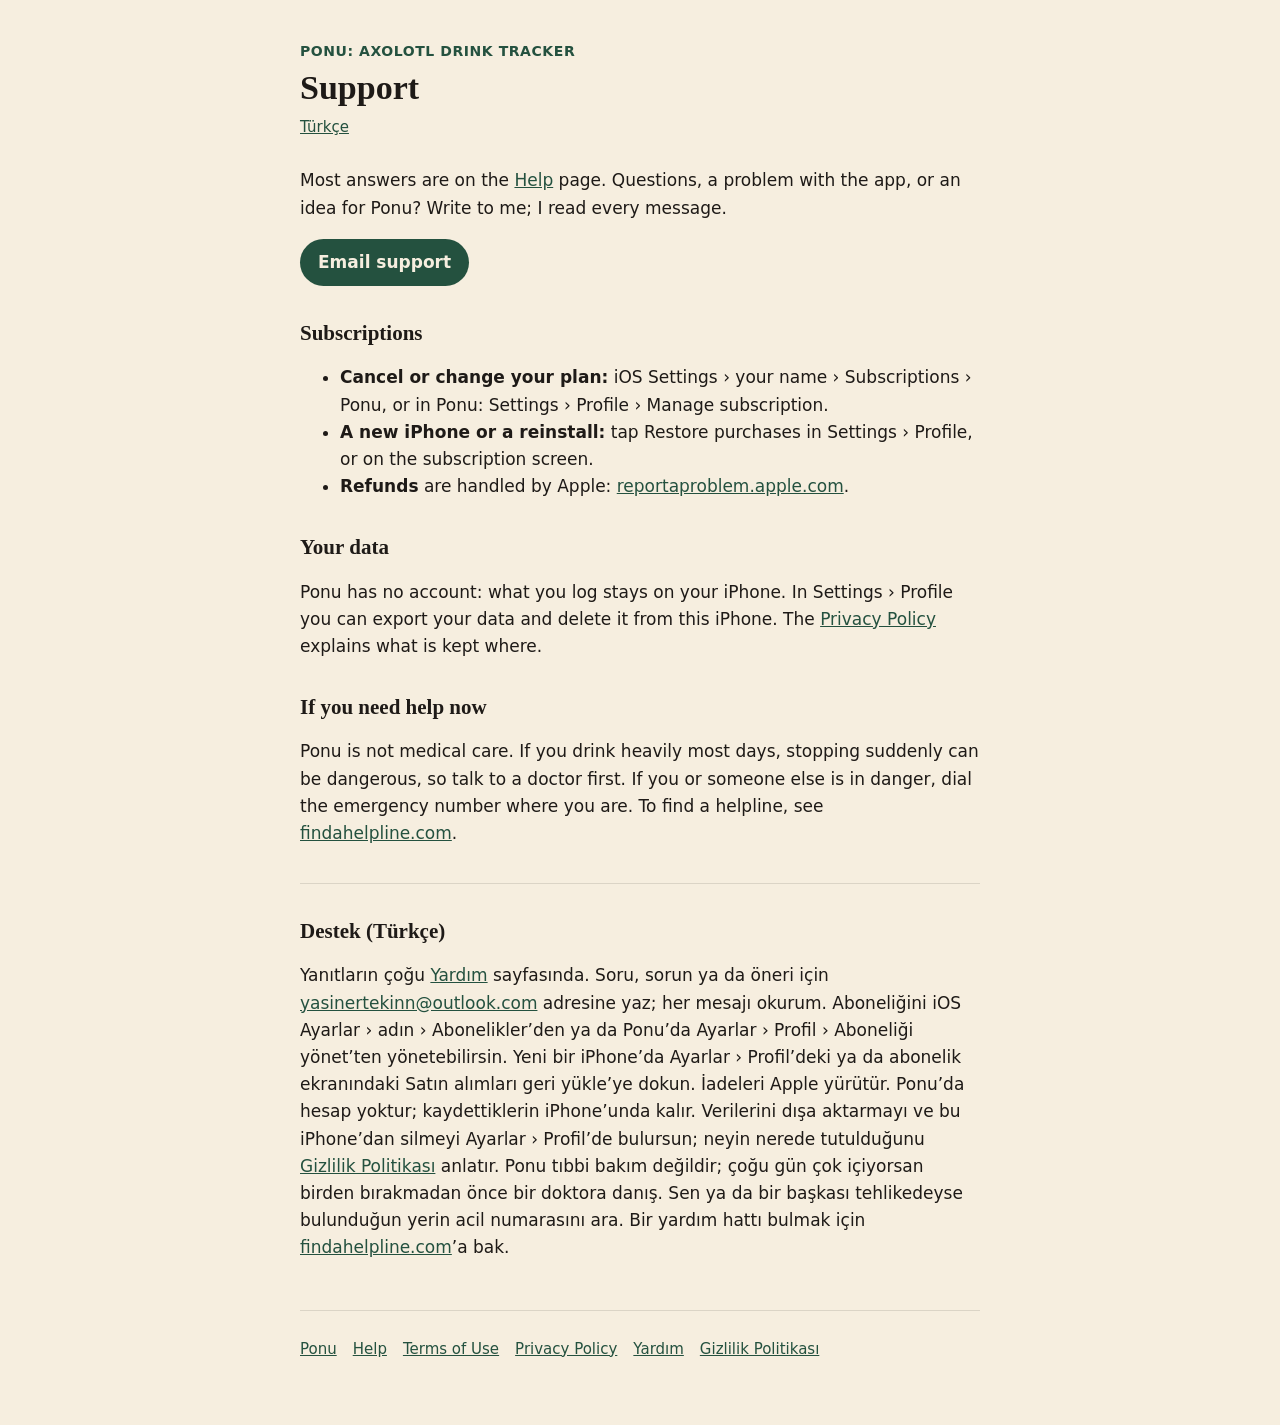
<file: support.html>
<!doctype html>
<html lang="en">
<head>
<meta charset="utf-8">
<meta name="viewport" content="width=device-width, initial-scale=1, viewport-fit=cover">
<title>Support · Ponu</title>
<link rel="stylesheet" href="style.css">
</head>
<body>
<main>
<header>
  <div class="app">Ponu: Axolotl Drink Tracker</div>
  <h1>Support</h1>
  <div class="meta"><a href="#tr" hreflang="tr">Türkçe</a></div>
</header>

<p>Most answers are on the <a href="help.html">Help</a> page. Questions, a problem with the app, or an idea for Ponu? Write to me; I read every message.</p>
<p><a class="button" href="mailto:yasinertekinn@outlook.com">Email support</a></p>

<h2>Subscriptions</h2>
<ul>
  <li><strong>Cancel or change your plan:</strong> iOS Settings › your name › Subscriptions › Ponu, or in Ponu: Settings › Profile › Manage subscription.</li>
  <li><strong>A new iPhone or a reinstall:</strong> tap Restore purchases in Settings › Profile, or on the subscription screen.</li>
  <li><strong>Refunds</strong> are handled by Apple: <a href="https://reportaproblem.apple.com">reportaproblem.apple.com</a>.</li>
</ul>

<h2>Your data</h2>
<p>Ponu has no account: what you log stays on your iPhone. In Settings › Profile you can export your data and delete it from this iPhone. The <a href="privacy.html">Privacy Policy</a> explains what is kept where.</p>

<h2>If you need help now</h2>
<p>Ponu is not medical care. If you drink heavily most days, stopping suddenly can be dangerous, so talk to a doctor first. If you or someone else is in danger, dial the emergency number where you are. To find a helpline, see <a href="https://findahelpline.com">findahelpline.com</a>.</p>

<hr style="border:0;border-top:1px solid var(--line);margin:36px 0 8px">

<h2 id="tr" lang="tr">Destek (Türkçe)</h2>
<p lang="tr">Yanıtların çoğu <a href="tr/help.html">Yardım</a> sayfasında. Soru, sorun ya da öneri için <a href="mailto:yasinertekinn@outlook.com">yasinertekinn@outlook.com</a> adresine yaz; her mesajı okurum. Aboneliğini iOS Ayarlar › adın › Abonelikler’den ya da Ponu’da Ayarlar › Profil › Aboneliği yönet’ten yönetebilirsin. Yeni bir iPhone’da Ayarlar › Profil’deki ya da abonelik ekranındaki Satın alımları geri yükle’ye dokun. İadeleri Apple yürütür. Ponu’da hesap yoktur; kaydettiklerin iPhone’unda kalır. Verilerini dışa aktarmayı ve bu iPhone’dan silmeyi Ayarlar › Profil’de bulursun; neyin nerede tutulduğunu <a href="tr/privacy.html">Gizlilik Politikası</a> anlatır. Ponu tıbbi bakım değildir; çoğu gün çok içiyorsan birden bırakmadan önce bir doktora danış. Sen ya da bir başkası tehlikedeyse bulunduğun yerin acil numarasını ara. Bir yardım hattı bulmak için <a href="https://findahelpline.com">findahelpline.com</a>’a bak.</p>

<footer>
  <nav><a href="index.html">Ponu</a><a href="help.html">Help</a><a href="https://www.apple.com/legal/internet-services/itunes/dev/stdeula/">Terms of Use</a><!-- Terms: Apple's standard EULA until our own Terms are live (docs/legal/README.md, O6); then terms.html --><a href="privacy.html">Privacy Policy</a><a href="tr/help.html" hreflang="tr">Yardım</a><a href="tr/privacy.html" hreflang="tr">Gizlilik Politikası</a></nav>
</footer>
</main>
</body>
</html>
</file>
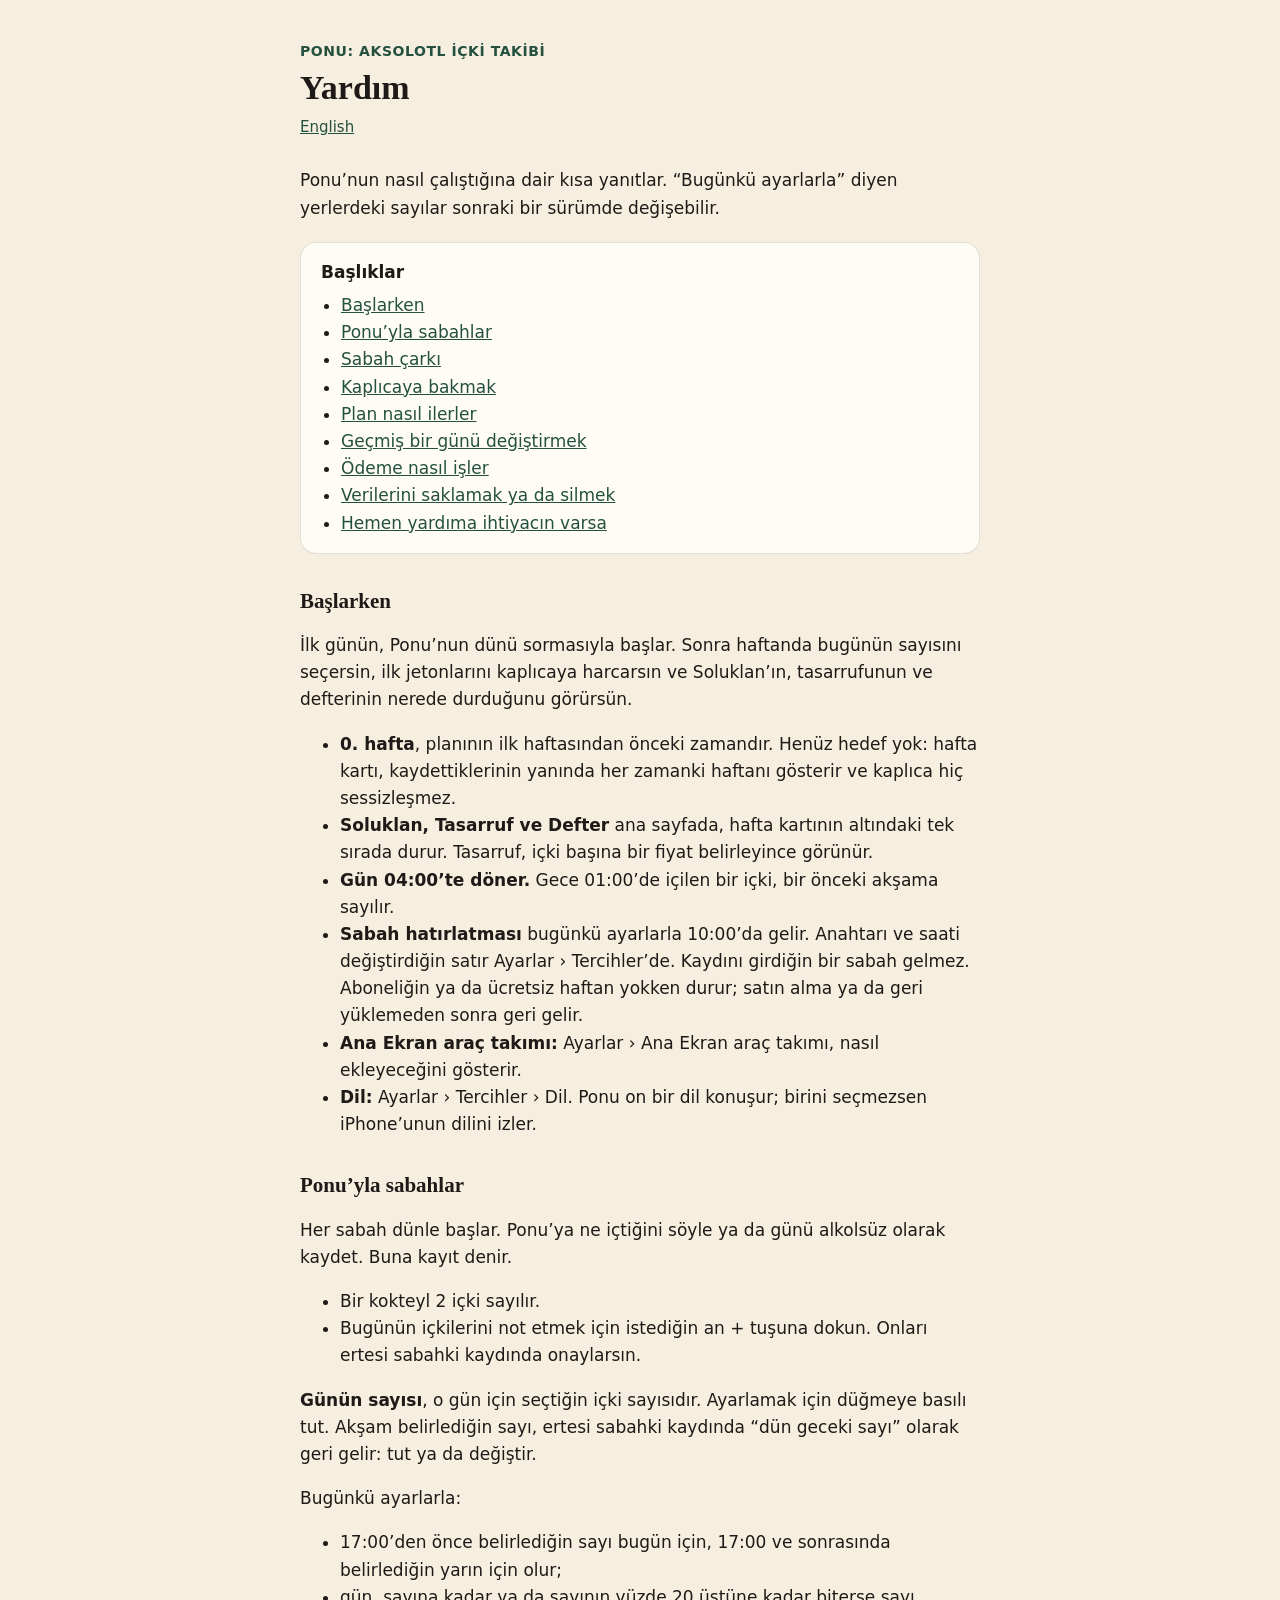
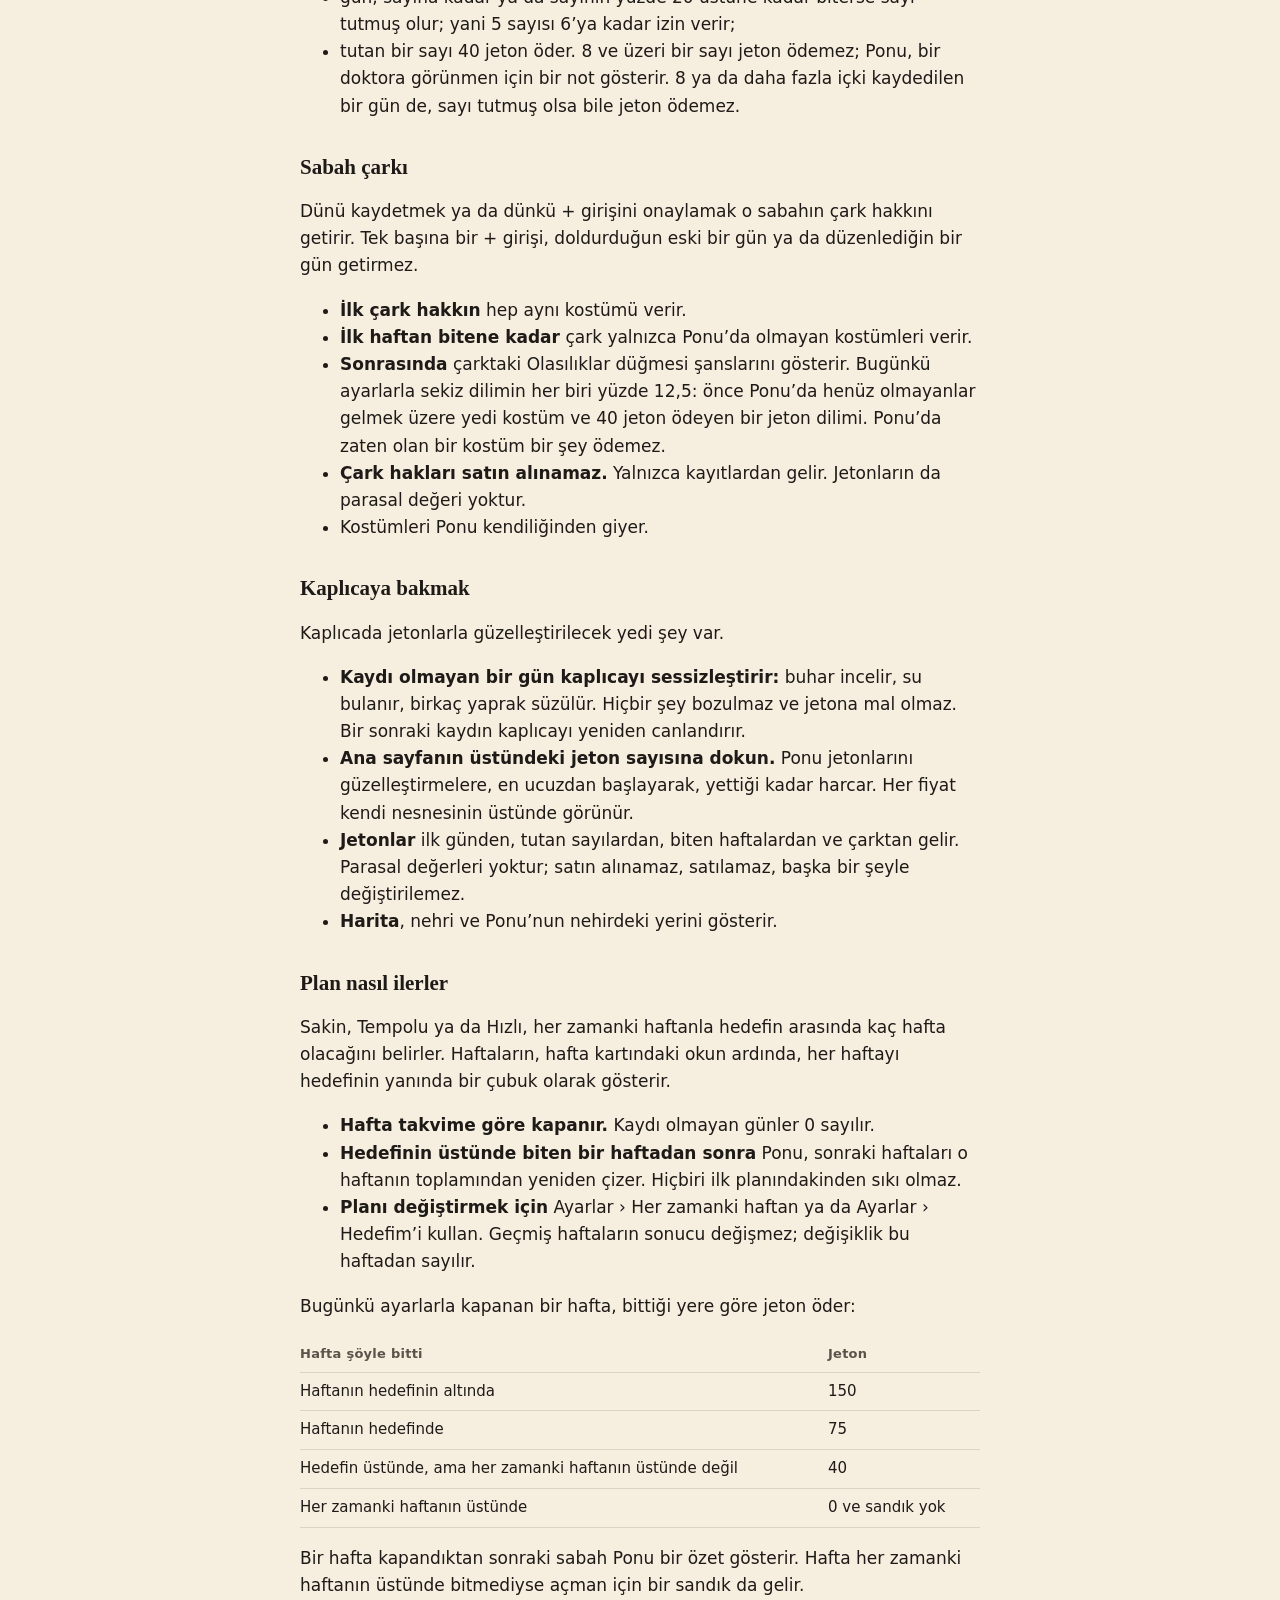
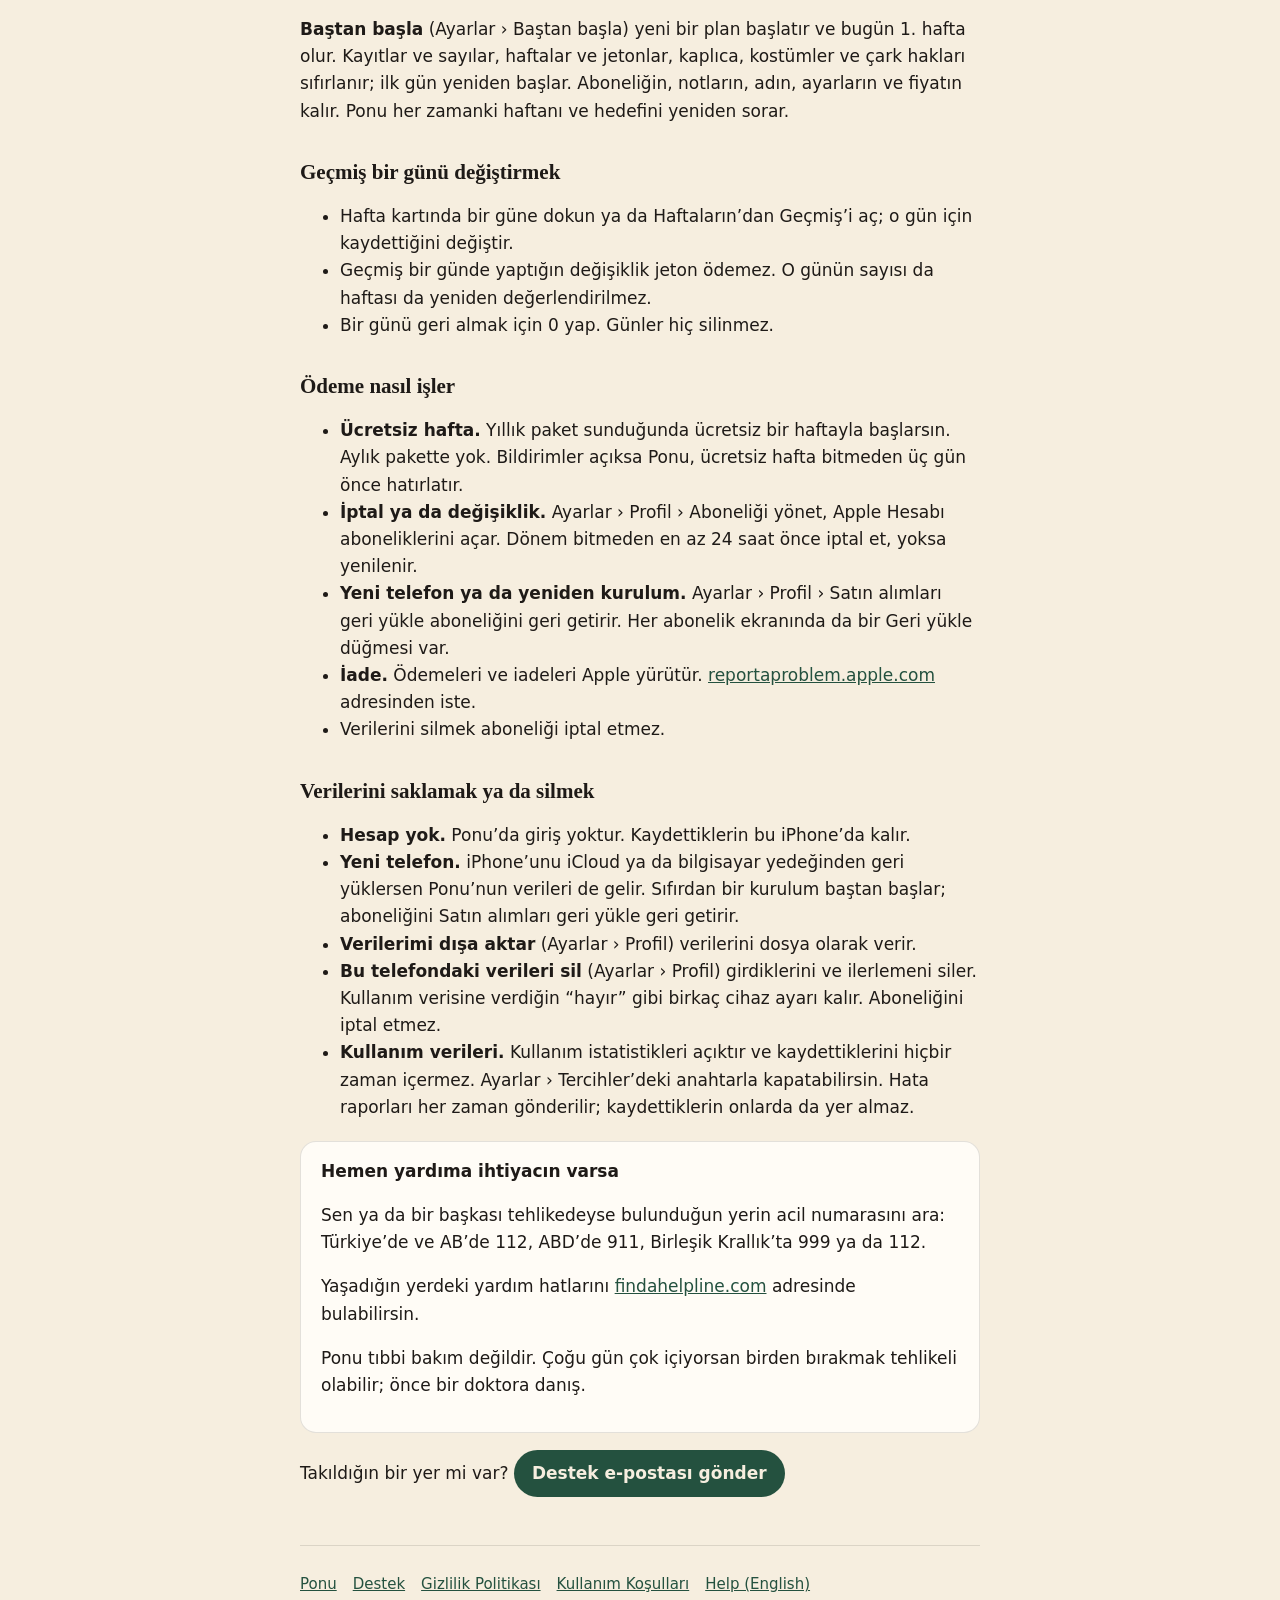
<file: tr/help.html>
<!doctype html>
<html lang="tr">
<head>
<meta charset="utf-8">
<meta name="viewport" content="width=device-width, initial-scale=1, viewport-fit=cover">
<title>Yardım · Ponu</title>
<link rel="stylesheet" href="../style.css">
</head>
<body>
<main>
<header>
  <div class="app">Ponu: Aksolotl İçki Takibi</div>
  <h1>Yardım</h1>
  <div class="meta"><a href="../help.html" hreflang="en">English</a></div>
</header>

<p>Ponu’nun nasıl çalıştığına dair kısa yanıtlar. “Bugünkü ayarlarla” diyen yerlerdeki sayılar sonraki bir sürümde değişebilir.</p>

<div class="summary">
  <strong>Başlıklar</strong>
  <ul>
    <li><a href="#getting-started">Başlarken</a></li>
    <li><a href="#mornings">Ponu’yla sabahlar</a></li>
    <li><a href="#wheel">Sabah çarkı</a></li>
    <li><a href="#spring">Kaplıcaya bakmak</a></li>
    <li><a href="#plan">Plan nasıl ilerler</a></li>
    <li><a href="#past-days">Geçmiş bir günü değiştirmek</a></li>
    <li><a href="#subscription">Ödeme nasıl işler</a></li>
    <li><a href="#backup">Verilerini saklamak ya da silmek</a></li>
    <li><a href="#need-help">Hemen yardıma ihtiyacın varsa</a></li>
  </ul>
</div>

<h2 id="getting-started">Başlarken</h2>
<p>İlk günün, Ponu’nun dünü sormasıyla başlar. Sonra haftanda bugünün sayısını seçersin, ilk jetonlarını kaplıcaya harcarsın ve Soluklan’ın, tasarrufunun ve defterinin nerede durduğunu görürsün.</p>
<ul>
  <li><strong>0. hafta</strong>, planının ilk haftasından önceki zamandır. Henüz hedef yok: hafta kartı, kaydettiklerinin yanında her zamanki haftanı gösterir ve kaplıca hiç sessizleşmez.</li>
  <li><strong>Soluklan, Tasarruf ve Defter</strong> ana sayfada, hafta kartının altındaki tek sırada durur. Tasarruf, içki başına bir fiyat belirleyince görünür.</li>
  <li><strong>Gün 04:00’te döner.</strong> Gece 01:00’de içilen bir içki, bir önceki akşama sayılır.</li>
  <li><strong>Sabah hatırlatması</strong> bugünkü ayarlarla 10:00’da gelir. Anahtarı ve saati değiştirdiğin satır Ayarlar › Tercihler’de. Kaydını girdiğin bir sabah gelmez. Aboneliğin ya da ücretsiz haftan yokken durur; satın alma ya da geri yüklemeden sonra geri gelir.</li>
  <li><strong>Ana Ekran araç takımı:</strong> Ayarlar › Ana Ekran araç takımı, nasıl ekleyeceğini gösterir.</li>
  <li><strong>Dil:</strong> Ayarlar › Tercihler › Dil. Ponu on bir dil konuşur; birini seçmezsen iPhone’unun dilini izler.</li>
</ul>

<h2 id="mornings">Ponu’yla sabahlar</h2>
<p>Her sabah dünle başlar. Ponu’ya ne içtiğini söyle ya da günü alkolsüz olarak kaydet. Buna kayıt denir.</p>
<ul>
  <li>Bir kokteyl 2 içki sayılır.</li>
  <li>Bugünün içkilerini not etmek için istediğin an + tuşuna dokun. Onları ertesi sabahki kaydında onaylarsın.</li>
</ul>
<p><strong>Günün sayısı</strong>, o gün için seçtiğin içki sayısıdır. Ayarlamak için düğmeye basılı tut. Akşam belirlediğin sayı, ertesi sabahki kaydında “dün geceki sayı” olarak geri gelir: tut ya da değiştir.</p>
<p>Bugünkü ayarlarla:</p>
<ul>
  <li>17:00’den önce belirlediğin sayı bugün için, 17:00 ve sonrasında belirlediğin yarın için olur;</li>
  <li>gün, sayına kadar ya da sayının yüzde 20 üstüne kadar biterse sayı tutmuş olur; yani 5 sayısı 6’ya kadar izin verir;</li>
  <li>tutan bir sayı 40 jeton öder. 8 ve üzeri bir sayı jeton ödemez; Ponu, bir doktora görünmen için bir not gösterir. 8 ya da daha fazla içki kaydedilen bir gün de, sayı tutmuş olsa bile jeton ödemez.</li>
</ul>

<h2 id="wheel">Sabah çarkı</h2>
<p>Dünü kaydetmek ya da dünkü + girişini onaylamak o sabahın çark hakkını getirir. Tek başına bir + girişi, doldurduğun eski bir gün ya da düzenlediğin bir gün getirmez.</p>
<ul>
  <li><strong>İlk çark hakkın</strong> hep aynı kostümü verir.</li>
  <li><strong>İlk haftan bitene kadar</strong> çark yalnızca Ponu’da olmayan kostümleri verir.</li>
  <li><strong>Sonrasında</strong> çarktaki Olasılıklar düğmesi şanslarını gösterir. Bugünkü ayarlarla sekiz dilimin her biri yüzde 12,5: önce Ponu’da henüz olmayanlar gelmek üzere yedi kostüm ve 40 jeton ödeyen bir jeton dilimi. Ponu’da zaten olan bir kostüm bir şey ödemez.</li>
  <li><strong>Çark hakları satın alınamaz.</strong> Yalnızca kayıtlardan gelir. Jetonların da parasal değeri yoktur.</li>
  <li>Kostümleri Ponu kendiliğinden giyer.</li>
</ul>

<h2 id="spring">Kaplıcaya bakmak</h2>
<p>Kaplıcada jetonlarla güzelleştirilecek yedi şey var.</p>
<ul>
  <li><strong>Kaydı olmayan bir gün kaplıcayı sessizleştirir:</strong> buhar incelir, su bulanır, birkaç yaprak süzülür. Hiçbir şey bozulmaz ve jetona mal olmaz. Bir sonraki kaydın kaplıcayı yeniden canlandırır.</li>
  <li><strong>Ana sayfanın üstündeki jeton sayısına dokun.</strong> Ponu jetonlarını güzelleştirmelere, en ucuzdan başlayarak, yettiği kadar harcar. Her fiyat kendi nesnesinin üstünde görünür.</li>
  <li><strong>Jetonlar</strong> ilk günden, tutan sayılardan, biten haftalardan ve çarktan gelir. Parasal değerleri yoktur; satın alınamaz, satılamaz, başka bir şeyle değiştirilemez.</li>
  <li><strong>Harita</strong>, nehri ve Ponu’nun nehirdeki yerini gösterir.</li>
</ul>

<h2 id="plan">Plan nasıl ilerler</h2>
<p>Sakin, Tempolu ya da Hızlı, her zamanki haftanla hedefin arasında kaç hafta olacağını belirler. Haftaların, hafta kartındaki okun ardında, her haftayı hedefinin yanında bir çubuk olarak gösterir.</p>
<ul>
  <li><strong>Hafta takvime göre kapanır.</strong> Kaydı olmayan günler 0 sayılır.</li>
  <li><strong>Hedefinin üstünde biten bir haftadan sonra</strong> Ponu, sonraki haftaları o haftanın toplamından yeniden çizer. Hiçbiri ilk planındakinden sıkı olmaz.</li>
  <li><strong>Planı değiştirmek için</strong> Ayarlar › Her zamanki haftan ya da Ayarlar › Hedefim’i kullan. Geçmiş haftaların sonucu değişmez; değişiklik bu haftadan sayılır.</li>
</ul>
<p>Bugünkü ayarlarla kapanan bir hafta, bittiği yere göre jeton öder:</p>
<div class="table-wrap">
<table>
  <tr><th>Hafta şöyle bitti</th><th>Jeton</th></tr>
  <tr><td>Haftanın hedefinin altında</td><td>150</td></tr>
  <tr><td>Haftanın hedefinde</td><td>75</td></tr>
  <tr><td>Hedefin üstünde, ama her zamanki haftanın üstünde değil</td><td>40</td></tr>
  <tr><td>Her zamanki haftanın üstünde</td><td>0 ve sandık yok</td></tr>
</table>
</div>
<p>Bir hafta kapandıktan sonraki sabah Ponu bir özet gösterir. Hafta her zamanki haftanın üstünde bitmediyse açman için bir sandık da gelir.</p>
<p><strong>Baştan başla</strong> (Ayarlar › Baştan başla) yeni bir plan başlatır ve bugün 1. hafta olur. Kayıtlar ve sayılar, haftalar ve jetonlar, kaplıca, kostümler ve çark hakları sıfırlanır; ilk gün yeniden başlar. Aboneliğin, notların, adın, ayarların ve fiyatın kalır. Ponu her zamanki haftanı ve hedefini yeniden sorar.</p>

<h2 id="past-days">Geçmiş bir günü değiştirmek</h2>
<ul>
  <li>Hafta kartında bir güne dokun ya da Haftaların’dan Geçmiş’i aç; o gün için kaydettiğini değiştir.</li>
  <li>Geçmiş bir günde yaptığın değişiklik jeton ödemez. O günün sayısı da haftası da yeniden değerlendirilmez.</li>
  <li>Bir günü geri almak için 0 yap. Günler hiç silinmez.</li>
</ul>

<h2 id="subscription">Ödeme nasıl işler</h2>
<ul>
  <li><strong>Ücretsiz hafta.</strong> Yıllık paket sunduğunda ücretsiz bir haftayla başlarsın. Aylık pakette yok. Bildirimler açıksa Ponu, ücretsiz hafta bitmeden üç gün önce hatırlatır.</li>
  <li><strong>İptal ya da değişiklik.</strong> Ayarlar › Profil › Aboneliği yönet, Apple Hesabı aboneliklerini açar. Dönem bitmeden en az 24 saat önce iptal et, yoksa yenilenir.</li>
  <li><strong>Yeni telefon ya da yeniden kurulum.</strong> Ayarlar › Profil › Satın alımları geri yükle aboneliğini geri getirir. Her abonelik ekranında da bir Geri yükle düğmesi var.</li>
  <li><strong>İade.</strong> Ödemeleri ve iadeleri Apple yürütür. <a href="https://reportaproblem.apple.com">reportaproblem.apple.com</a> adresinden iste.</li>
  <li>Verilerini silmek aboneliği iptal etmez.</li>
</ul>

<h2 id="backup">Verilerini saklamak ya da silmek</h2>
<ul>
  <li><strong>Hesap yok.</strong> Ponu’da giriş yoktur. Kaydettiklerin bu iPhone’da kalır.</li>
  <li><strong>Yeni telefon.</strong> iPhone’unu iCloud ya da bilgisayar yedeğinden geri yüklersen Ponu’nun verileri de gelir. Sıfırdan bir kurulum baştan başlar; aboneliğini Satın alımları geri yükle geri getirir.</li>
  <li><strong>Verilerimi dışa aktar</strong> (Ayarlar › Profil) verilerini dosya olarak verir.</li>
  <li><strong>Bu telefondaki verileri sil</strong> (Ayarlar › Profil) girdiklerini ve ilerlemeni siler. Kullanım verisine verdiğin “hayır” gibi birkaç cihaz ayarı kalır. Aboneliğini iptal etmez.</li>
  <li><strong>Kullanım verileri.</strong> Kullanım istatistikleri açıktır ve kaydettiklerini hiçbir zaman içermez. Ayarlar › Tercihler’deki anahtarla kapatabilirsin. Hata raporları her zaman gönderilir; kaydettiklerin onlarda da yer almaz.</li>
</ul>

<div class="summary" id="need-help">
  <strong>Hemen yardıma ihtiyacın varsa</strong>
  <p>Sen ya da bir başkası tehlikedeyse bulunduğun yerin acil numarasını ara: Türkiye’de ve AB’de 112, ABD’de 911, Birleşik Krallık’ta 999 ya da 112.</p>
  <p>Yaşadığın yerdeki yardım hatlarını <a href="https://findahelpline.com">findahelpline.com</a> adresinde bulabilirsin.</p>
  <p>Ponu tıbbi bakım değildir. Çoğu gün çok içiyorsan birden bırakmak tehlikeli olabilir; önce bir doktora danış.</p>
</div>

<p>Takıldığın bir yer mi var? <a class="button" href="mailto:yasinertekinn@outlook.com">Destek e-postası gönder</a></p>

<footer>
  <nav><a href="../index.html">Ponu</a><a href="../support.html">Destek</a><a href="privacy.html">Gizlilik Politikası</a><a href="https://www.apple.com/legal/internet-services/itunes/dev/stdeula/">Kullanım Koşulları</a><!-- Terms: Apple's standard EULA until our own Terms are live (docs/legal/README.md, O6); then terms.html --><a href="../help.html" hreflang="en">Help (English)</a></nav>
</footer>
</main>
</body>
</html>
</file>
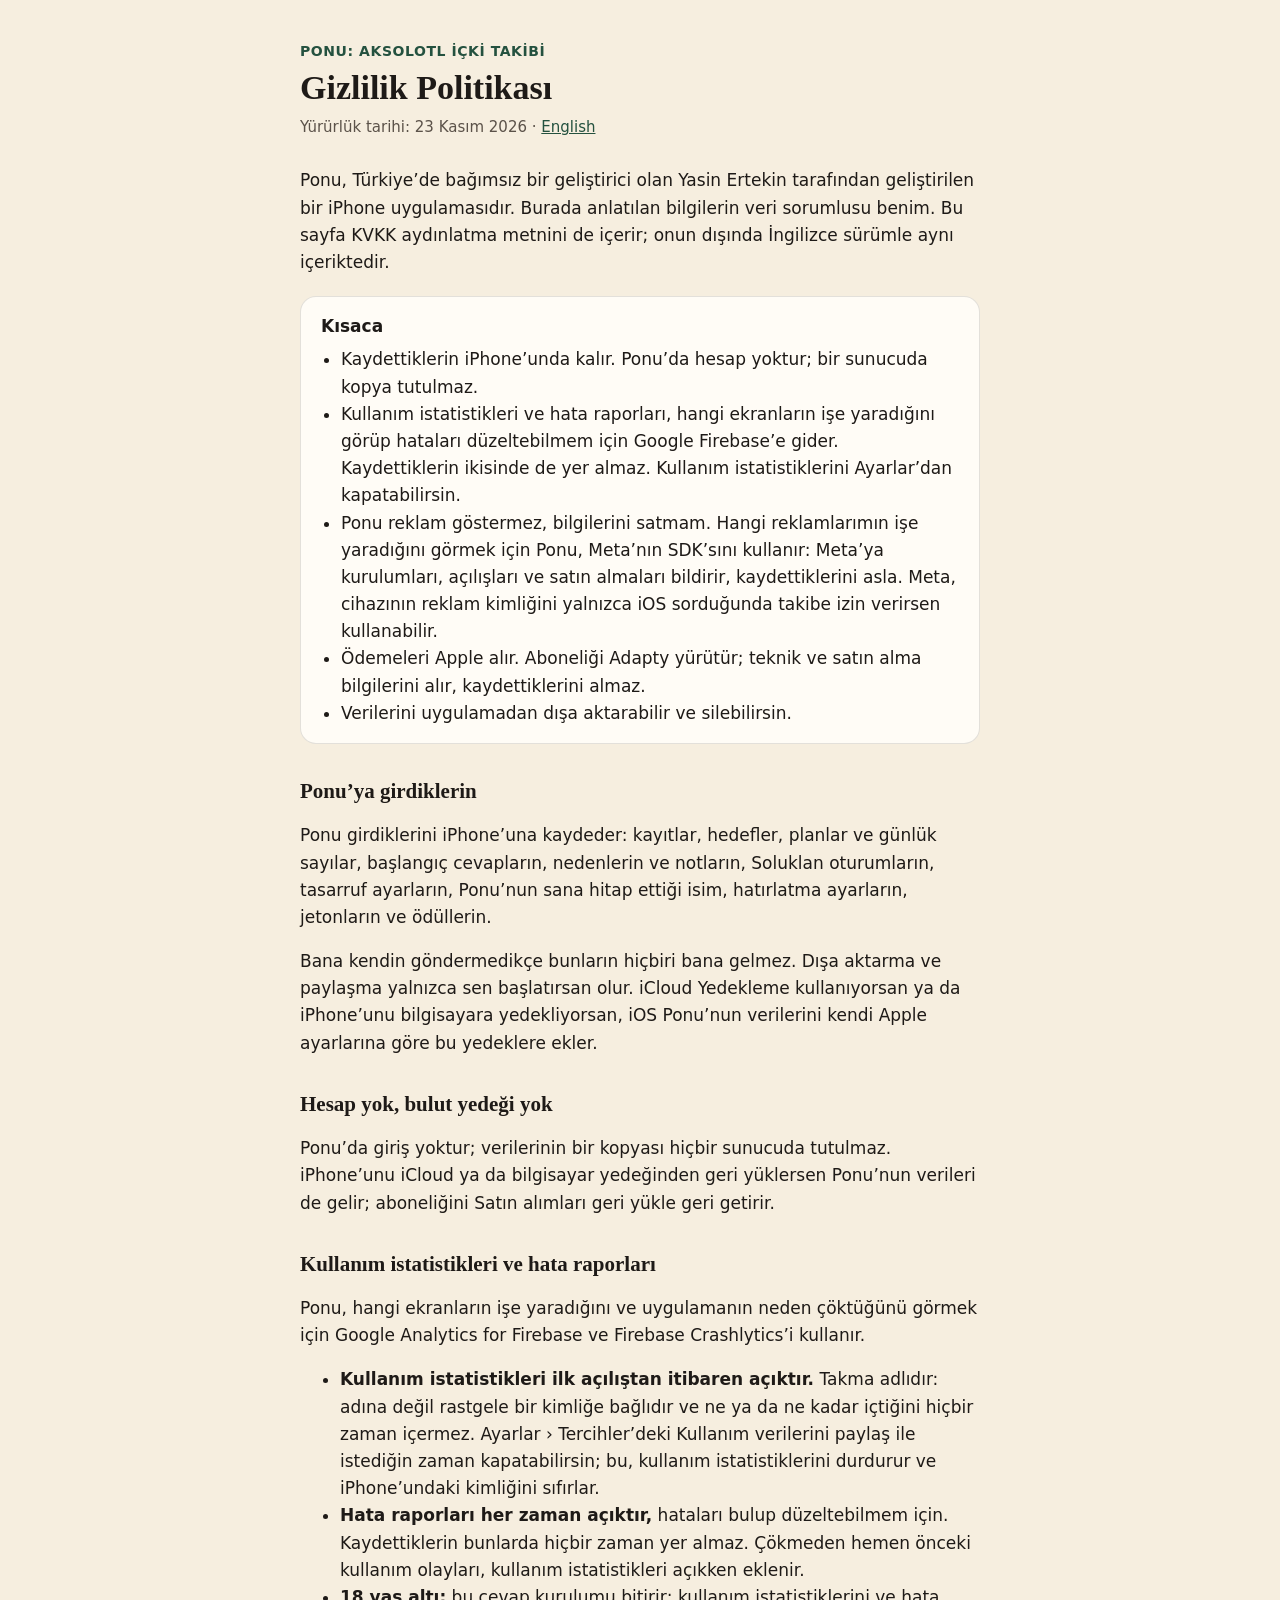
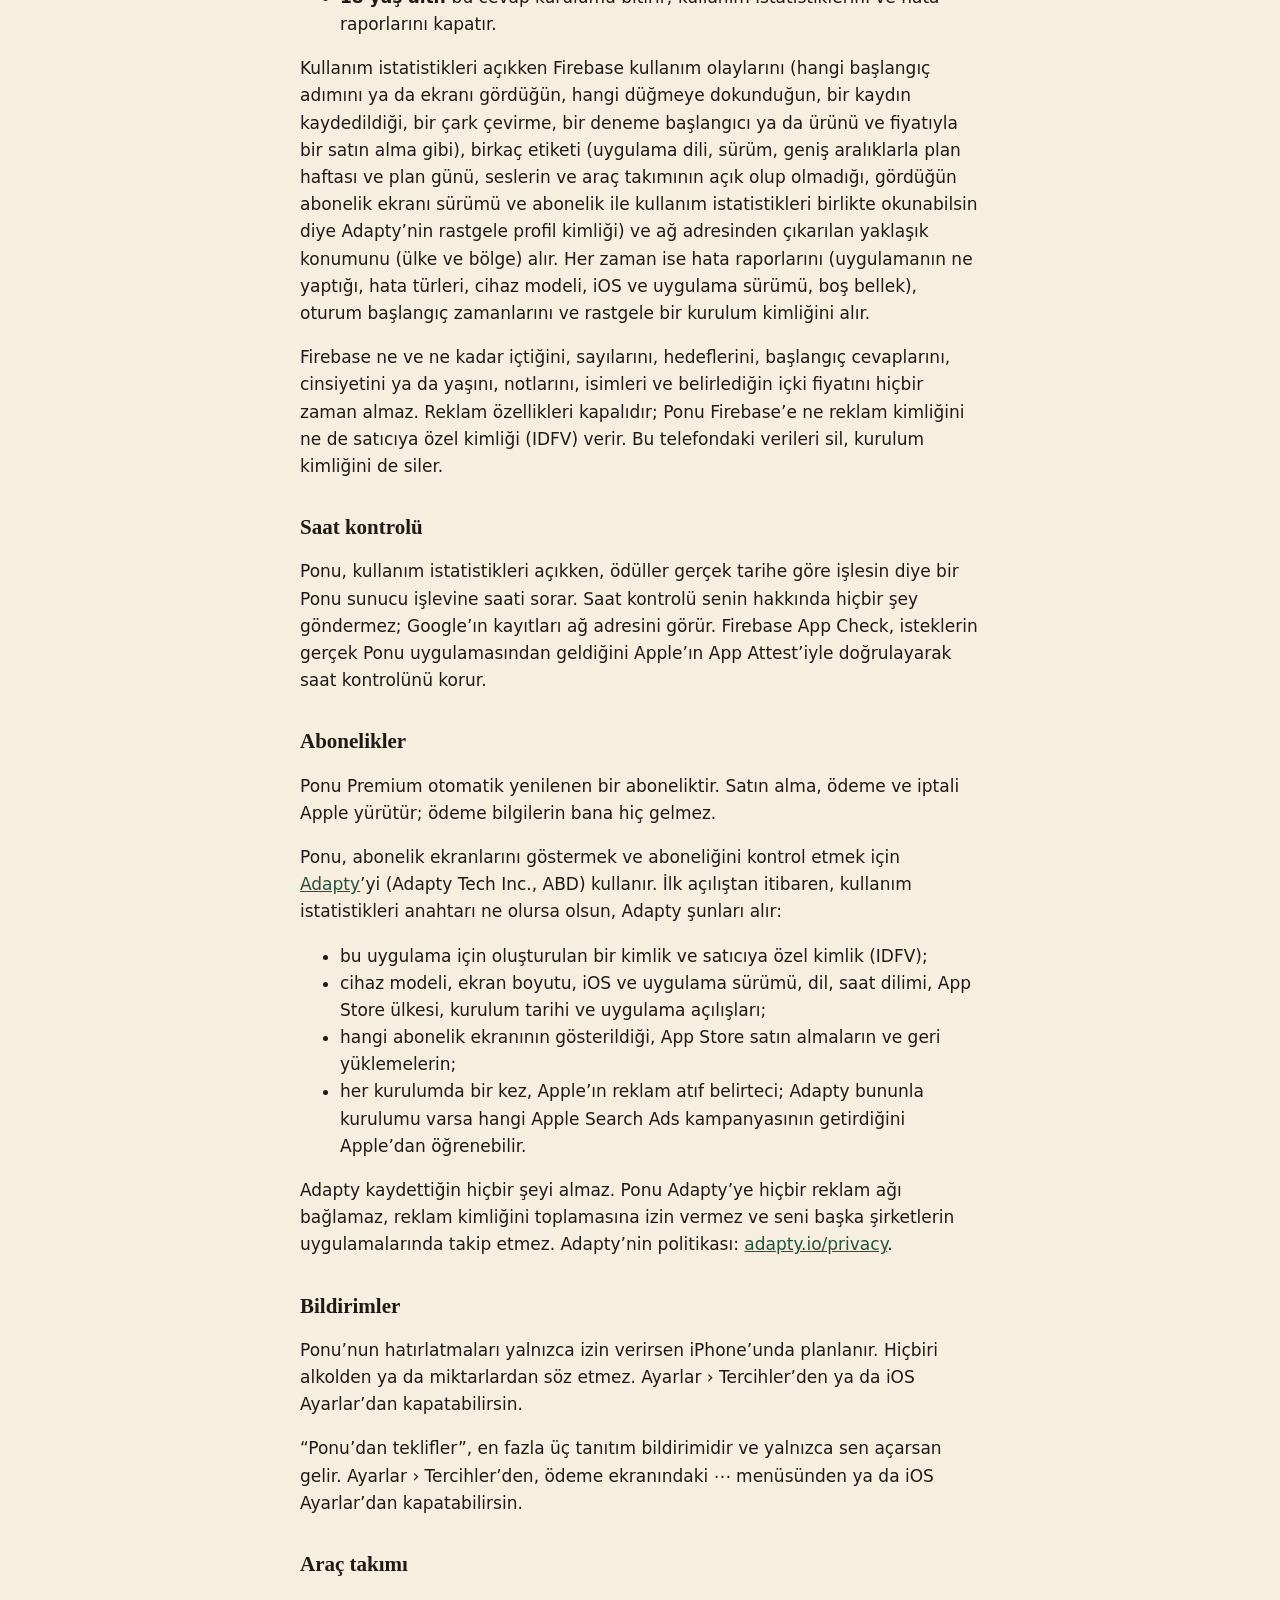
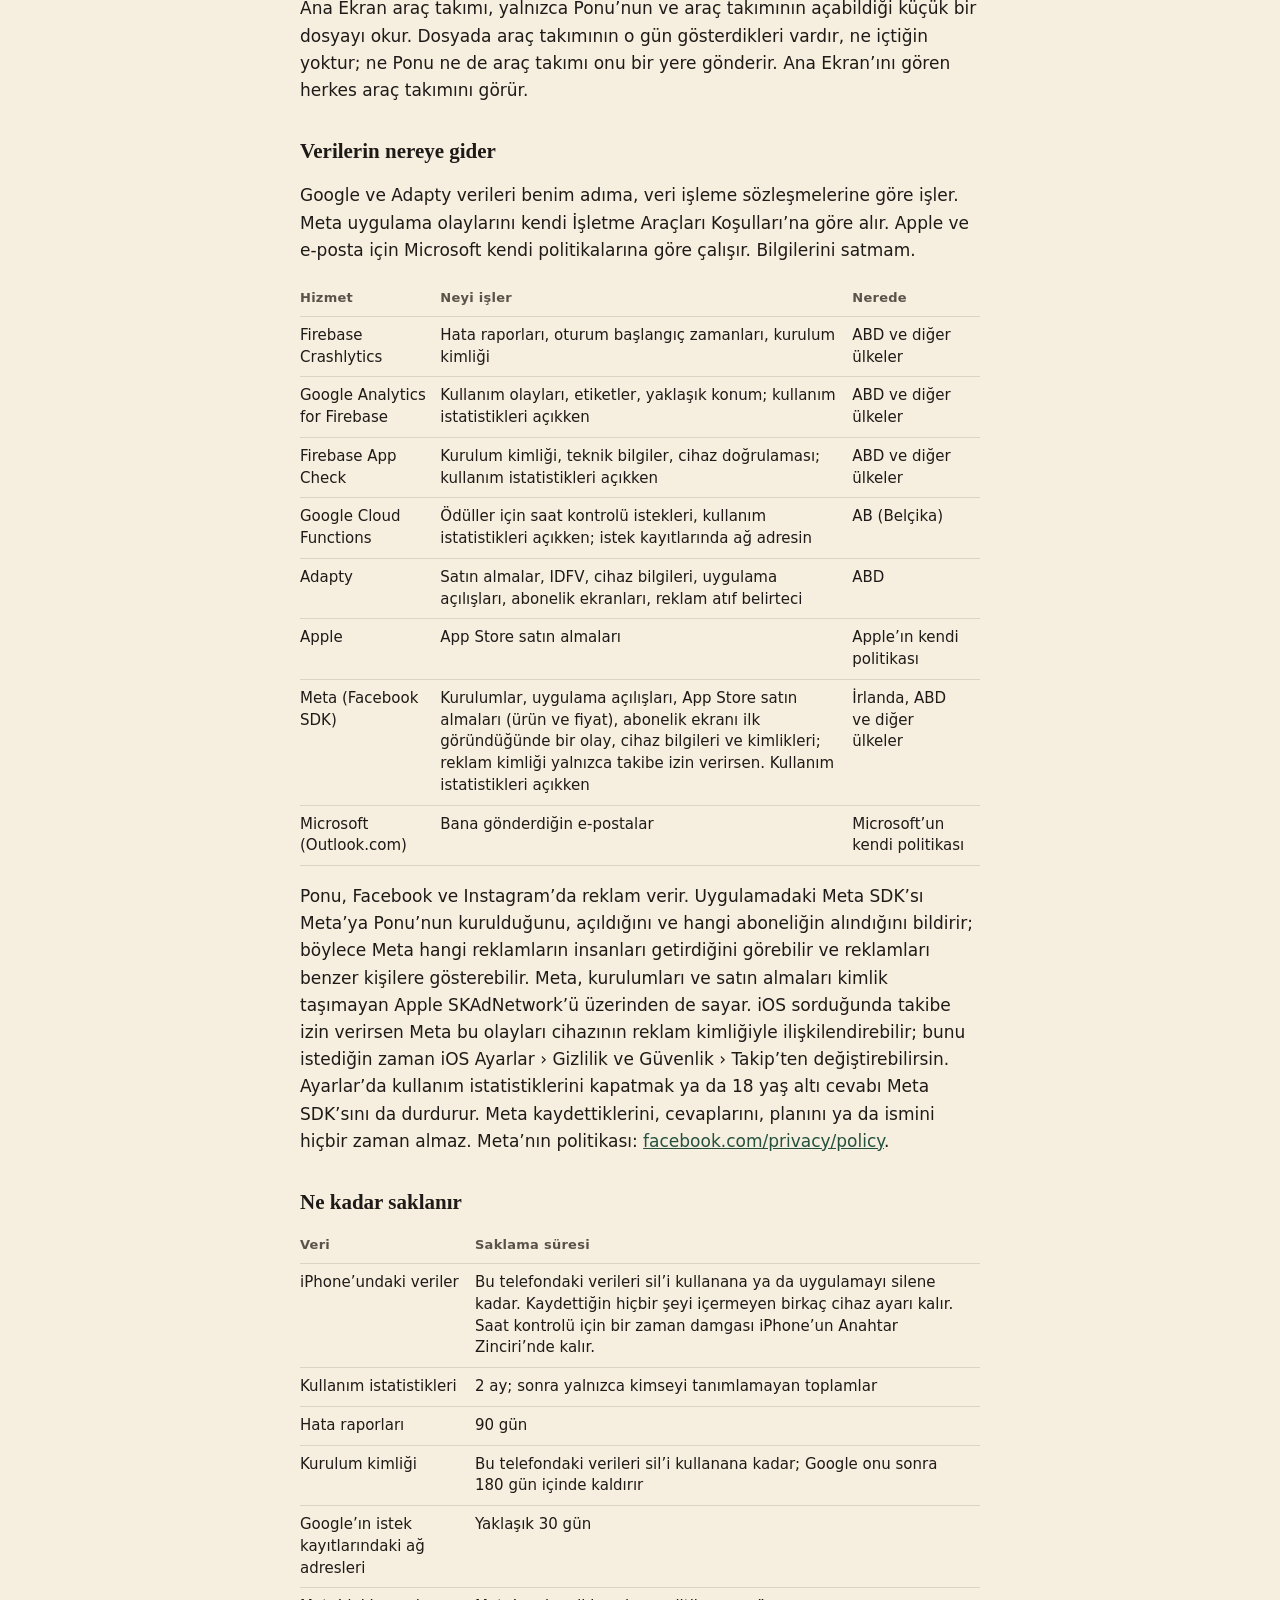
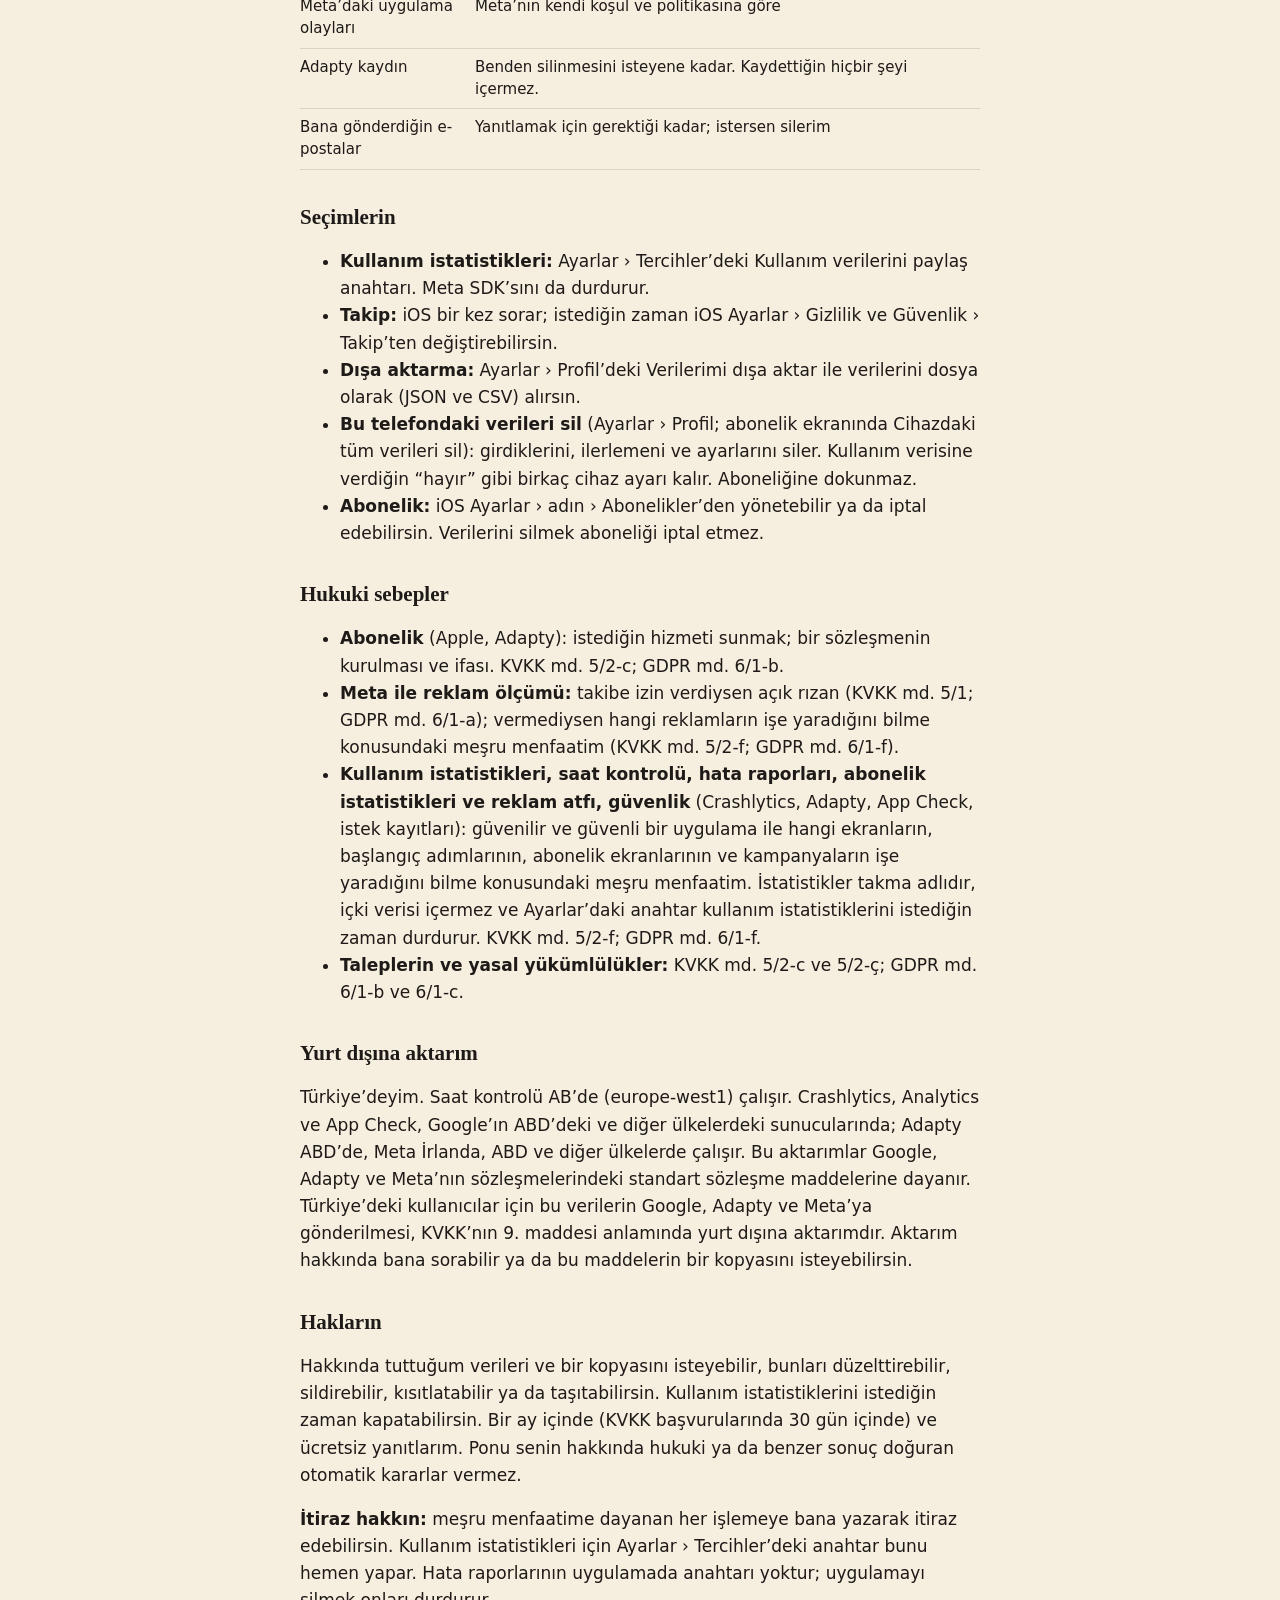
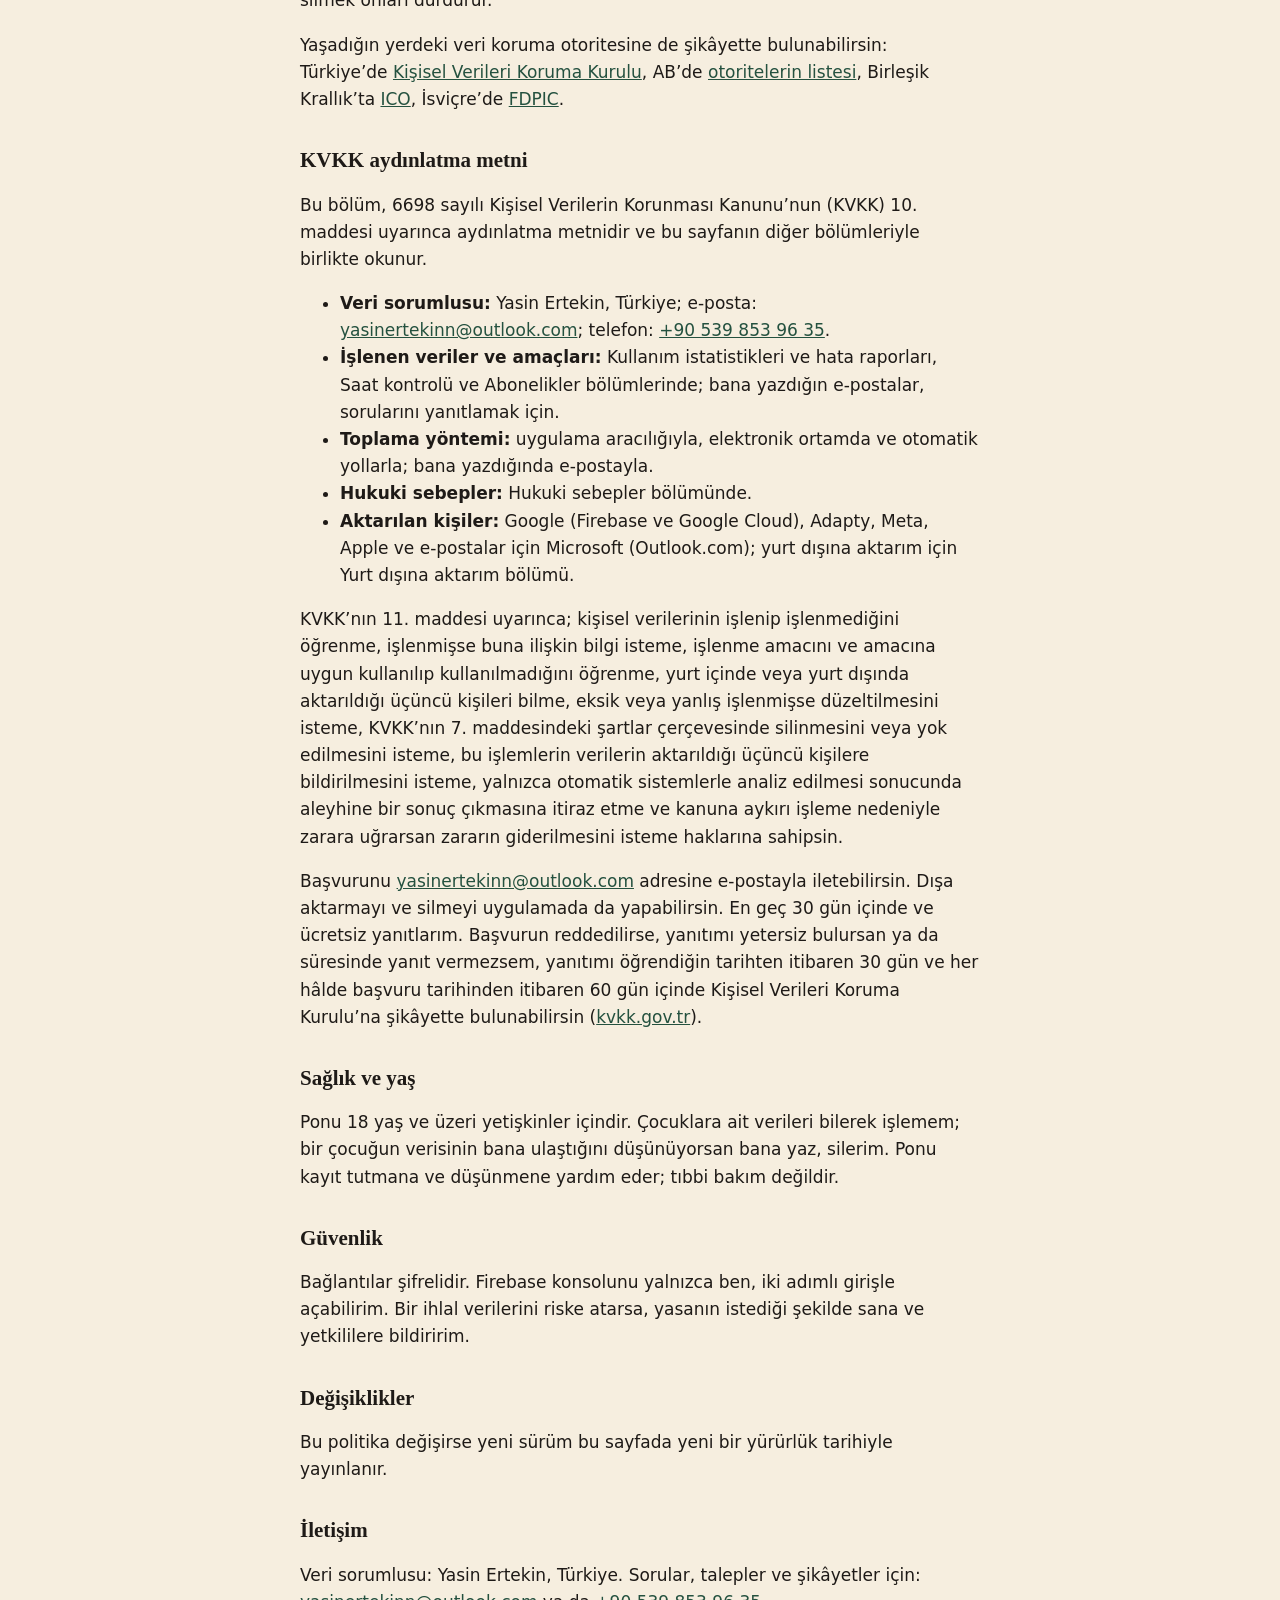
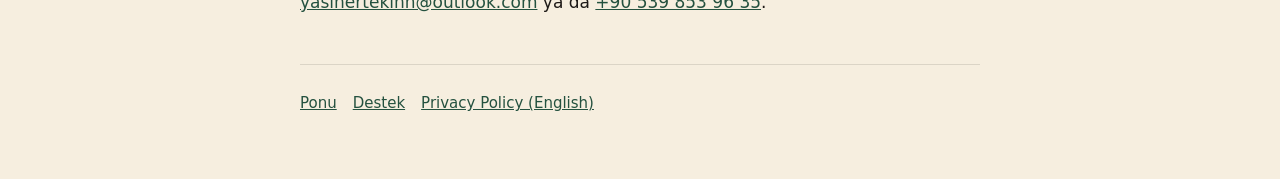
<file: tr/privacy.html>
<!doctype html>
<html lang="tr">
<head>
<meta charset="utf-8">
<meta name="viewport" content="width=device-width, initial-scale=1, viewport-fit=cover">
<title>Gizlilik Politikası · Ponu</title>
<link rel="stylesheet" href="../style.css">
</head>
<body>
<main>
<header>
  <div class="app">Ponu: Aksolotl İçki Takibi</div>
  <h1>Gizlilik Politikası</h1>
  <div class="meta">Yürürlük tarihi: 23 Kasım 2026 · <a href="../privacy.html" hreflang="en">English</a></div>
</header>

<p>Ponu, Türkiye’de bağımsız bir geliştirici olan Yasin Ertekin tarafından geliştirilen bir iPhone uygulamasıdır. Burada anlatılan bilgilerin veri sorumlusu benim. Bu sayfa KVKK aydınlatma metnini de içerir; onun dışında İngilizce sürümle aynı içeriktedir.</p>

<div class="summary">
  <strong>Kısaca</strong>
  <ul>
    <li>Kaydettiklerin iPhone’unda kalır. Ponu’da hesap yoktur; bir sunucuda kopya tutulmaz.</li>
    <li>Kullanım istatistikleri ve hata raporları, hangi ekranların işe yaradığını görüp hataları düzeltebilmem için Google Firebase’e gider. Kaydettiklerin ikisinde de yer almaz. Kullanım istatistiklerini Ayarlar’dan kapatabilirsin.</li>
    <li>Ponu reklam göstermez, bilgilerini satmam. Hangi reklamlarımın işe yaradığını görmek için Ponu, Meta’nın SDK’sını kullanır: Meta’ya kurulumları, açılışları ve satın almaları bildirir, kaydettiklerini asla. Meta, cihazının reklam kimliğini yalnızca iOS sorduğunda takibe izin verirsen kullanabilir.</li>
    <li>Ödemeleri Apple alır. Aboneliği Adapty yürütür; teknik ve satın alma bilgilerini alır, kaydettiklerini almaz.</li>
    <li>Verilerini uygulamadan dışa aktarabilir ve silebilirsin.</li>
  </ul>
</div>

<h2 id="on-device">Ponu’ya girdiklerin</h2>
<p>Ponu girdiklerini iPhone’una kaydeder: kayıtlar, hedefler, planlar ve günlük sayılar, başlangıç cevapların, nedenlerin ve notların, Soluklan oturumların, tasarruf ayarların, Ponu’nun sana hitap ettiği isim, hatırlatma ayarların, jetonların ve ödüllerin.</p>
<p>Bana kendin göndermedikçe bunların hiçbiri bana gelmez. Dışa aktarma ve paylaşma yalnızca sen başlatırsan olur. iCloud Yedekleme kullanıyorsan ya da iPhone’unu bilgisayara yedekliyorsan, iOS Ponu’nun verilerini kendi Apple ayarlarına göre bu yedeklere ekler.</p>

<h2 id="backup">Hesap yok, bulut yedeği yok</h2>
<p id="account">Ponu’da giriş yoktur; verilerinin bir kopyası hiçbir sunucuda tutulmaz. iPhone’unu iCloud ya da bilgisayar yedeğinden geri yüklersen Ponu’nun verileri de gelir; aboneliğini Satın alımları geri yükle geri getirir.</p>

<h2 id="analytics">Kullanım istatistikleri ve hata raporları</h2>
<p>Ponu, hangi ekranların işe yaradığını ve uygulamanın neden çöktüğünü görmek için Google Analytics for Firebase ve Firebase Crashlytics’i kullanır.</p>
<ul>
  <li><strong>Kullanım istatistikleri ilk açılıştan itibaren açıktır.</strong> Takma adlıdır: adına değil rastgele bir kimliğe bağlıdır ve ne ya da ne kadar içtiğini hiçbir zaman içermez. Ayarlar › Tercihler’deki Kullanım verilerini paylaş ile istediğin zaman kapatabilirsin; bu, kullanım istatistiklerini durdurur ve iPhone’undaki kimliğini sıfırlar.</li>
  <li><strong>Hata raporları her zaman açıktır,</strong> hataları bulup düzeltebilmem için. Kaydettiklerin bunlarda hiçbir zaman yer almaz. Çökmeden hemen önceki kullanım olayları, kullanım istatistikleri açıkken eklenir.</li>
  <li><strong>18 yaş altı:</strong> bu cevap kurulumu bitirir; kullanım istatistiklerini ve hata raporlarını kapatır.</li>
</ul>
<p>Kullanım istatistikleri açıkken Firebase kullanım olaylarını (hangi başlangıç adımını ya da ekranı gördüğün, hangi düğmeye dokunduğun, bir kaydın kaydedildiği, bir çark çevirme, bir deneme başlangıcı ya da ürünü ve fiyatıyla bir satın alma gibi), birkaç etiketi (uygulama dili, sürüm, geniş aralıklarla plan haftası ve plan günü, seslerin ve araç takımının açık olup olmadığı, gördüğün abonelik ekranı sürümü ve abonelik ile kullanım istatistikleri birlikte okunabilsin diye Adapty’nin rastgele profil kimliği) ve ağ adresinden çıkarılan yaklaşık konumunu (ülke ve bölge) alır. Her zaman ise hata raporlarını (uygulamanın ne yaptığı, hata türleri, cihaz modeli, iOS ve uygulama sürümü, boş bellek), oturum başlangıç zamanlarını ve rastgele bir kurulum kimliğini alır.</p>
<p>Firebase ne ve ne kadar içtiğini, sayılarını, hedeflerini, başlangıç cevaplarını, cinsiyetini ya da yaşını, notlarını, isimleri ve belirlediğin içki fiyatını hiçbir zaman almaz. Reklam özellikleri kapalıdır; Ponu Firebase’e ne reklam kimliğini ne de satıcıya özel kimliği (IDFV) verir. Bu telefondaki verileri sil, kurulum kimliğini de siler.</p>

<h2 id="settings-security">Saat kontrolü</h2>
<p>Ponu, kullanım istatistikleri açıkken, ödüller gerçek tarihe göre işlesin diye bir Ponu sunucu işlevine saati sorar. Saat kontrolü senin hakkında hiçbir şey göndermez; Google’ın kayıtları ağ adresini görür. Firebase App Check, isteklerin gerçek Ponu uygulamasından geldiğini Apple’ın App Attest’iyle doğrulayarak saat kontrolünü korur.</p>

<h2 id="subscriptions">Abonelikler</h2>
<p>Ponu Premium otomatik yenilenen bir aboneliktir. Satın alma, ödeme ve iptali Apple yürütür; ödeme bilgilerin bana hiç gelmez.</p>
<p>Ponu, abonelik ekranlarını göstermek ve aboneliğini kontrol etmek için <a href="https://adapty.io">Adapty</a>’yi (Adapty Tech Inc., ABD) kullanır. İlk açılıştan itibaren, kullanım istatistikleri anahtarı ne olursa olsun, Adapty şunları alır:</p>
<ul>
  <li>bu uygulama için oluşturulan bir kimlik ve satıcıya özel kimlik (IDFV);</li>
  <li>cihaz modeli, ekran boyutu, iOS ve uygulama sürümü, dil, saat dilimi, App Store ülkesi, kurulum tarihi ve uygulama açılışları;</li>
  <li>hangi abonelik ekranının gösterildiği, App Store satın almaların ve geri yüklemelerin;</li>
  <li>her kurulumda bir kez, Apple’ın reklam atıf belirteci; Adapty bununla kurulumu varsa hangi Apple Search Ads kampanyasının getirdiğini Apple’dan öğrenebilir.</li>
</ul>
<p>Adapty kaydettiğin hiçbir şeyi almaz. Ponu Adapty’ye hiçbir reklam ağı bağlamaz, reklam kimliğini toplamasına izin vermez ve seni başka şirketlerin uygulamalarında takip etmez. Adapty’nin politikası: <a href="https://adapty.io/privacy/">adapty.io/privacy</a>.</p>

<h2 id="notifications">Bildirimler</h2>
<p>Ponu’nun hatırlatmaları yalnızca izin verirsen iPhone’unda planlanır. Hiçbiri alkolden ya da miktarlardan söz etmez. Ayarlar › Tercihler’den ya da iOS Ayarlar’dan kapatabilirsin.</p>
<p>“Ponu’dan teklifler”, en fazla üç tanıtım bildirimidir ve yalnızca sen açarsan gelir. Ayarlar › Tercihler’den, ödeme ekranındaki ⋯ menüsünden ya da iOS Ayarlar’dan kapatabilirsin.</p>

<h2 id="widget">Araç takımı</h2>
<p>Ana Ekran araç takımı, yalnızca Ponu’nun ve araç takımının açabildiği küçük bir dosyayı okur. Dosyada araç takımının o gün gösterdikleri vardır, ne içtiğin yoktur; ne Ponu ne de araç takımı onu bir yere gönderir. Ana Ekran’ını gören herkes araç takımını görür.</p>

<h2 id="where">Verilerin nereye gider</h2>
<p>Google ve Adapty verileri benim adıma, veri işleme sözleşmelerine göre işler. Meta uygulama olaylarını kendi İşletme Araçları Koşulları’na göre alır. Apple ve e-posta için Microsoft kendi politikalarına göre çalışır. Bilgilerini satmam.</p>
<div class="table-wrap">
<table>
  <thead><tr><th>Hizmet</th><th>Neyi işler</th><th>Nerede</th></tr></thead>
  <tbody>
    <tr><td>Firebase Crashlytics</td><td>Hata raporları, oturum başlangıç zamanları, kurulum kimliği</td><td>ABD ve diğer ülkeler</td></tr>
    <tr><td>Google Analytics for Firebase</td><td>Kullanım olayları, etiketler, yaklaşık konum; kullanım istatistikleri açıkken</td><td>ABD ve diğer ülkeler</td></tr>
    <tr><td>Firebase App Check</td><td>Kurulum kimliği, teknik bilgiler, cihaz doğrulaması; kullanım istatistikleri açıkken</td><td>ABD ve diğer ülkeler</td></tr>
    <tr><td>Google Cloud Functions</td><td>Ödüller için saat kontrolü istekleri, kullanım istatistikleri açıkken; istek kayıtlarında ağ adresin</td><td>AB (Belçika)</td></tr>
    <tr><td>Adapty</td><td>Satın almalar, IDFV, cihaz bilgileri, uygulama açılışları, abonelik ekranları, reklam atıf belirteci</td><td>ABD</td></tr>
    <tr><td>Apple</td><td>App Store satın almaları</td><td>Apple’ın kendi politikası</td></tr>
    <tr><td>Meta (Facebook SDK)</td><td>Kurulumlar, uygulama açılışları, App Store satın almaları (ürün ve fiyat), abonelik ekranı ilk göründüğünde bir olay, cihaz bilgileri ve kimlikleri; reklam kimliği yalnızca takibe izin verirsen. Kullanım istatistikleri açıkken</td><td>İrlanda, ABD ve diğer ülkeler</td></tr>
    <tr><td>Microsoft (Outlook.com)</td><td>Bana gönderdiğin e-postalar</td><td>Microsoft’un kendi politikası</td></tr>
  </tbody>
</table>
</div>

<p>Ponu, Facebook ve Instagram’da reklam verir. Uygulamadaki Meta SDK’sı Meta’ya Ponu’nun kurulduğunu, açıldığını ve hangi aboneliğin alındığını bildirir; böylece Meta hangi reklamların insanları getirdiğini görebilir ve reklamları benzer kişilere gösterebilir. Meta, kurulumları ve satın almaları kimlik taşımayan Apple SKAdNetwork’ü üzerinden de sayar. iOS sorduğunda takibe izin verirsen Meta bu olayları cihazının reklam kimliğiyle ilişkilendirebilir; bunu istediğin zaman iOS Ayarlar › Gizlilik ve Güvenlik › Takip’ten değiştirebilirsin. Ayarlar’da kullanım istatistiklerini kapatmak ya da 18 yaş altı cevabı Meta SDK’sını da durdurur. Meta kaydettiklerini, cevaplarını, planını ya da ismini hiçbir zaman almaz. Meta’nın politikası: <a href="https://www.facebook.com/privacy/policy/">facebook.com/privacy/policy</a>.</p>

<h2 id="retention">Ne kadar saklanır</h2>
<div class="table-wrap">
<table>
  <thead><tr><th>Veri</th><th>Saklama süresi</th></tr></thead>
  <tbody>
    <tr><td>iPhone’undaki veriler</td><td>Bu telefondaki verileri sil’i kullanana ya da uygulamayı silene kadar. Kaydettiğin hiçbir şeyi içermeyen birkaç cihaz ayarı kalır. Saat kontrolü için bir zaman damgası iPhone’un Anahtar Zinciri’nde kalır.</td></tr>
    <tr><td>Kullanım istatistikleri</td><td>2 ay; sonra yalnızca kimseyi tanımlamayan toplamlar</td></tr>
    <tr><td>Hata raporları</td><td>90 gün</td></tr>
    <tr><td>Kurulum kimliği</td><td>Bu telefondaki verileri sil’i kullanana kadar; Google onu sonra 180 gün içinde kaldırır</td></tr>
    <tr><td>Google’ın istek kayıtlarındaki ağ adresleri</td><td>Yaklaşık 30 gün</td></tr>
    <tr><td>Meta’daki uygulama olayları</td><td>Meta’nın kendi koşul ve politikasına göre</td></tr>
    <tr><td>Adapty kaydın</td><td>Benden silinmesini isteyene kadar. Kaydettiğin hiçbir şeyi içermez.</td></tr>
    <tr><td>Bana gönderdiğin e-postalar</td><td>Yanıtlamak için gerektiği kadar; istersen silerim</td></tr>
  </tbody>
</table>
</div>

<h2 id="choices">Seçimlerin</h2>
<ul>
  <li><strong>Kullanım istatistikleri:</strong> Ayarlar › Tercihler’deki Kullanım verilerini paylaş anahtarı. Meta SDK’sını da durdurur.</li>
  <li><strong>Takip:</strong> iOS bir kez sorar; istediğin zaman iOS Ayarlar › Gizlilik ve Güvenlik › Takip’ten değiştirebilirsin.</li>
  <li><strong>Dışa aktarma:</strong> Ayarlar › Profil’deki Verilerimi dışa aktar ile verilerini dosya olarak (JSON ve CSV) alırsın.</li>
  <li><strong>Bu telefondaki verileri sil</strong> (Ayarlar › Profil; abonelik ekranında Cihazdaki tüm verileri sil): girdiklerini, ilerlemeni ve ayarlarını siler. Kullanım verisine verdiğin “hayır” gibi birkaç cihaz ayarı kalır. Aboneliğine dokunmaz.</li>
  <li><strong>Abonelik:</strong> iOS Ayarlar › adın › Abonelikler’den yönetebilir ya da iptal edebilirsin. Verilerini silmek aboneliği iptal etmez.</li>
</ul>

<h2 id="legal-bases">Hukuki sebepler</h2>
<ul>
  <li><strong>Abonelik</strong> (Apple, Adapty): istediğin hizmeti sunmak; bir sözleşmenin kurulması ve ifası. KVKK md. 5/2-c; GDPR md. 6/1-b.</li>
  <li><strong>Meta ile reklam ölçümü:</strong> takibe izin verdiysen açık rızan (KVKK md. 5/1; GDPR md. 6/1-a); vermediysen hangi reklamların işe yaradığını bilme konusundaki meşru menfaatim (KVKK md. 5/2-f; GDPR md. 6/1-f).</li>
  <li><strong>Kullanım istatistikleri, saat kontrolü, hata raporları, abonelik istatistikleri ve reklam atfı, güvenlik</strong> (Crashlytics, Adapty, App Check, istek kayıtları): güvenilir ve güvenli bir uygulama ile hangi ekranların, başlangıç adımlarının, abonelik ekranlarının ve kampanyaların işe yaradığını bilme konusundaki meşru menfaatim. İstatistikler takma adlıdır, içki verisi içermez ve Ayarlar’daki anahtar kullanım istatistiklerini istediğin zaman durdurur. KVKK md. 5/2-f; GDPR md. 6/1-f.</li>
  <li><strong>Taleplerin ve yasal yükümlülükler:</strong> KVKK md. 5/2-c ve 5/2-ç; GDPR md. 6/1-b ve 6/1-c.</li>
</ul>

<h2 id="transfers">Yurt dışına aktarım</h2>
<p>Türkiye’deyim. Saat kontrolü AB’de (europe-west1) çalışır. Crashlytics, Analytics ve App Check, Google’ın ABD’deki ve diğer ülkelerdeki sunucularında; Adapty ABD’de, Meta İrlanda, ABD ve diğer ülkelerde çalışır. Bu aktarımlar Google, Adapty ve Meta’nın sözleşmelerindeki standart sözleşme maddelerine dayanır. Türkiye’deki kullanıcılar için bu verilerin Google, Adapty ve Meta’ya gönderilmesi, KVKK’nın 9. maddesi anlamında yurt dışına aktarımdır. Aktarım hakkında bana sorabilir ya da bu maddelerin bir kopyasını isteyebilirsin.</p>

<h2 id="rights">Hakların</h2>
<p>Hakkında tuttuğum verileri ve bir kopyasını isteyebilir, bunları düzelttirebilir, sildirebilir, kısıtlatabilir ya da taşıtabilirsin. Kullanım istatistiklerini istediğin zaman kapatabilirsin. Bir ay içinde (KVKK başvurularında 30 gün içinde) ve ücretsiz yanıtlarım. Ponu senin hakkında hukuki ya da benzer sonuç doğuran otomatik kararlar vermez.</p>
<p><strong>İtiraz hakkın:</strong> meşru menfaatime dayanan her işlemeye bana yazarak itiraz edebilirsin. Kullanım istatistikleri için Ayarlar › Tercihler’deki anahtar bunu hemen yapar. Hata raporlarının uygulamada anahtarı yoktur; uygulamayı silmek onları durdurur.</p>
<p>Yaşadığın yerdeki veri koruma otoritesine de şikâyette bulunabilirsin: Türkiye’de <a href="https://www.kvkk.gov.tr">Kişisel Verileri Koruma Kurulu</a>, AB’de <a href="https://www.edpb.europa.eu/about-edpb/about-edpb/members_en">otoritelerin listesi</a>, Birleşik Krallık’ta <a href="https://ico.org.uk/make-a-complaint/">ICO</a>, İsviçre’de <a href="https://www.edoeb.admin.ch">FDPIC</a>.</p>

<h2 id="kvkk">KVKK aydınlatma metni</h2>
<p>Bu bölüm, 6698 sayılı Kişisel Verilerin Korunması Kanunu’nun (KVKK) 10. maddesi uyarınca aydınlatma metnidir ve bu sayfanın diğer bölümleriyle birlikte okunur.</p>
<ul>
  <li><strong>Veri sorumlusu:</strong> Yasin Ertekin, Türkiye; e-posta: <a href="mailto:yasinertekinn@outlook.com">yasinertekinn@outlook.com</a>; telefon: <a href="tel:+905398539635">+90 539 853 96 35</a>.</li>
  <li><strong>İşlenen veriler ve amaçları:</strong> Kullanım istatistikleri ve hata raporları, Saat kontrolü ve Abonelikler bölümlerinde; bana yazdığın e-postalar, sorularını yanıtlamak için.</li>
  <li><strong>Toplama yöntemi:</strong> uygulama aracılığıyla, elektronik ortamda ve otomatik yollarla; bana yazdığında e-postayla.</li>
  <li><strong>Hukuki sebepler:</strong> Hukuki sebepler bölümünde.</li>
  <li><strong>Aktarılan kişiler:</strong> Google (Firebase ve Google Cloud), Adapty, Meta, Apple ve e-postalar için Microsoft (Outlook.com); yurt dışına aktarım için Yurt dışına aktarım bölümü.</li>
</ul>
<p>KVKK’nın 11. maddesi uyarınca; kişisel verilerinin işlenip işlenmediğini öğrenme, işlenmişse buna ilişkin bilgi isteme, işlenme amacını ve amacına uygun kullanılıp kullanılmadığını öğrenme, yurt içinde veya yurt dışında aktarıldığı üçüncü kişileri bilme, eksik veya yanlış işlenmişse düzeltilmesini isteme, KVKK’nın 7. maddesindeki şartlar çerçevesinde silinmesini veya yok edilmesini isteme, bu işlemlerin verilerin aktarıldığı üçüncü kişilere bildirilmesini isteme, yalnızca otomatik sistemlerle analiz edilmesi sonucunda aleyhine bir sonuç çıkmasına itiraz etme ve kanuna aykırı işleme nedeniyle zarara uğrarsan zararın giderilmesini isteme haklarına sahipsin.</p>
<p>Başvurunu <a href="mailto:yasinertekinn@outlook.com">yasinertekinn@outlook.com</a> adresine e-postayla iletebilirsin. Dışa aktarmayı ve silmeyi uygulamada da yapabilirsin. En geç 30 gün içinde ve ücretsiz yanıtlarım. Başvurun reddedilirse, yanıtımı yetersiz bulursan ya da süresinde yanıt vermezsem, yanıtımı öğrendiğin tarihten itibaren 30 gün ve her hâlde başvuru tarihinden itibaren 60 gün içinde Kişisel Verileri Koruma Kurulu’na şikâyette bulunabilirsin (<a href="https://www.kvkk.gov.tr">kvkk.gov.tr</a>).</p>

<h2 id="health-age">Sağlık ve yaş</h2>
<p>Ponu 18 yaş ve üzeri yetişkinler içindir. Çocuklara ait verileri bilerek işlemem; bir çocuğun verisinin bana ulaştığını düşünüyorsan bana yaz, silerim. Ponu kayıt tutmana ve düşünmene yardım eder; tıbbi bakım değildir.</p>

<h2 id="security">Güvenlik</h2>
<p>Bağlantılar şifrelidir. Firebase konsolunu yalnızca ben, iki adımlı girişle açabilirim. Bir ihlal verilerini riske atarsa, yasanın istediği şekilde sana ve yetkililere bildiririm.</p>

<h2 id="changes">Değişiklikler</h2>
<p>Bu politika değişirse yeni sürüm bu sayfada yeni bir yürürlük tarihiyle yayınlanır.</p>

<h2 id="contact">İletişim</h2>
<p>Veri sorumlusu: Yasin Ertekin, Türkiye. Sorular, talepler ve şikâyetler için: <a href="mailto:yasinertekinn@outlook.com">yasinertekinn@outlook.com</a> ya da <a href="tel:+905398539635">+90 539 853 96 35</a>.</p>

<footer>
  <nav><a href="../index.html">Ponu</a><a href="../support.html">Destek</a><a href="../privacy.html" hreflang="en">Privacy Policy (English)</a></nav>
</footer>
</main>
</body>
</html>
</file>
<file: style.css>
:root {
  --bg: #F6EEDF;
  --card: #FFFCF6;
  --ink: #1E1A17;
  --muted: #5B5249;
  --accent: #24513F;
  --line: rgba(30, 26, 23, .12);
  color-scheme: light;
}
@media (prefers-color-scheme: dark) {
  :root {
    --bg: #163428;
    --card: #1E3D31;
    --ink: #FFF4E2;
    --muted: rgba(255, 244, 226, .72);
    --accent: #C9D98A;
    --line: rgba(255, 244, 226, .14);
    color-scheme: dark;
  }
}
* { box-sizing: border-box; }
html { -webkit-text-size-adjust: 100%; }
body {
  margin: 0;
  background: var(--bg);
  color: var(--ink);
  font: 17px/1.6 -apple-system, BlinkMacSystemFont, "SF Pro Text", system-ui, sans-serif;
}
main {
  max-width: 720px;
  margin: 0 auto;
  padding: 40px max(20px, env(safe-area-inset-left)) 64px max(20px, env(safe-area-inset-right));
}
header { margin-bottom: 28px; }
.app { font-size: 14px; font-weight: 600; letter-spacing: .04em; text-transform: uppercase; color: var(--accent); }
h1 { font: 800 34px/1.15 Georgia, "Times New Roman", serif; margin: 6px 0 8px; }
h2 { font: 700 21px/1.3 Georgia, "Times New Roman", serif; margin: 34px 0 8px; }
p, li { color: var(--ink); }
.meta, .muted { color: var(--muted); font-size: 15px; }
.summary {
  background: var(--card);
  border: 1px solid var(--line);
  border-radius: 16px;
  padding: 16px 20px;
  margin: 20px 0 8px;
}
.summary ul { margin: 6px 0 0; padding-left: 20px; }
a { color: var(--accent); }
nav { display: flex; flex-wrap: wrap; gap: 16px; margin-top: 10px; font-size: 15px; }
footer { margin-top: 48px; padding-top: 16px; border-top: 1px solid var(--line); color: var(--muted); font-size: 14px; }
.table-wrap { overflow-x: auto; margin: 12px 0 8px; }
table { width: 100%; border-collapse: collapse; font-size: 15px; line-height: 1.45; }
th, td { text-align: left; vertical-align: top; padding: 8px 12px 8px 0; border-bottom: 1px solid var(--line); }
th { color: var(--muted); font-size: 13px; font-weight: 600; letter-spacing: .02em; }
mark { background: #F4D35E; color: #1E1A17; padding: 0 3px; border-radius: 3px; }
a.button { display: inline-block; padding: 10px 18px; border-radius: 999px; background: var(--accent); color: var(--bg); font-weight: 600; text-decoration: none; }
</file>
